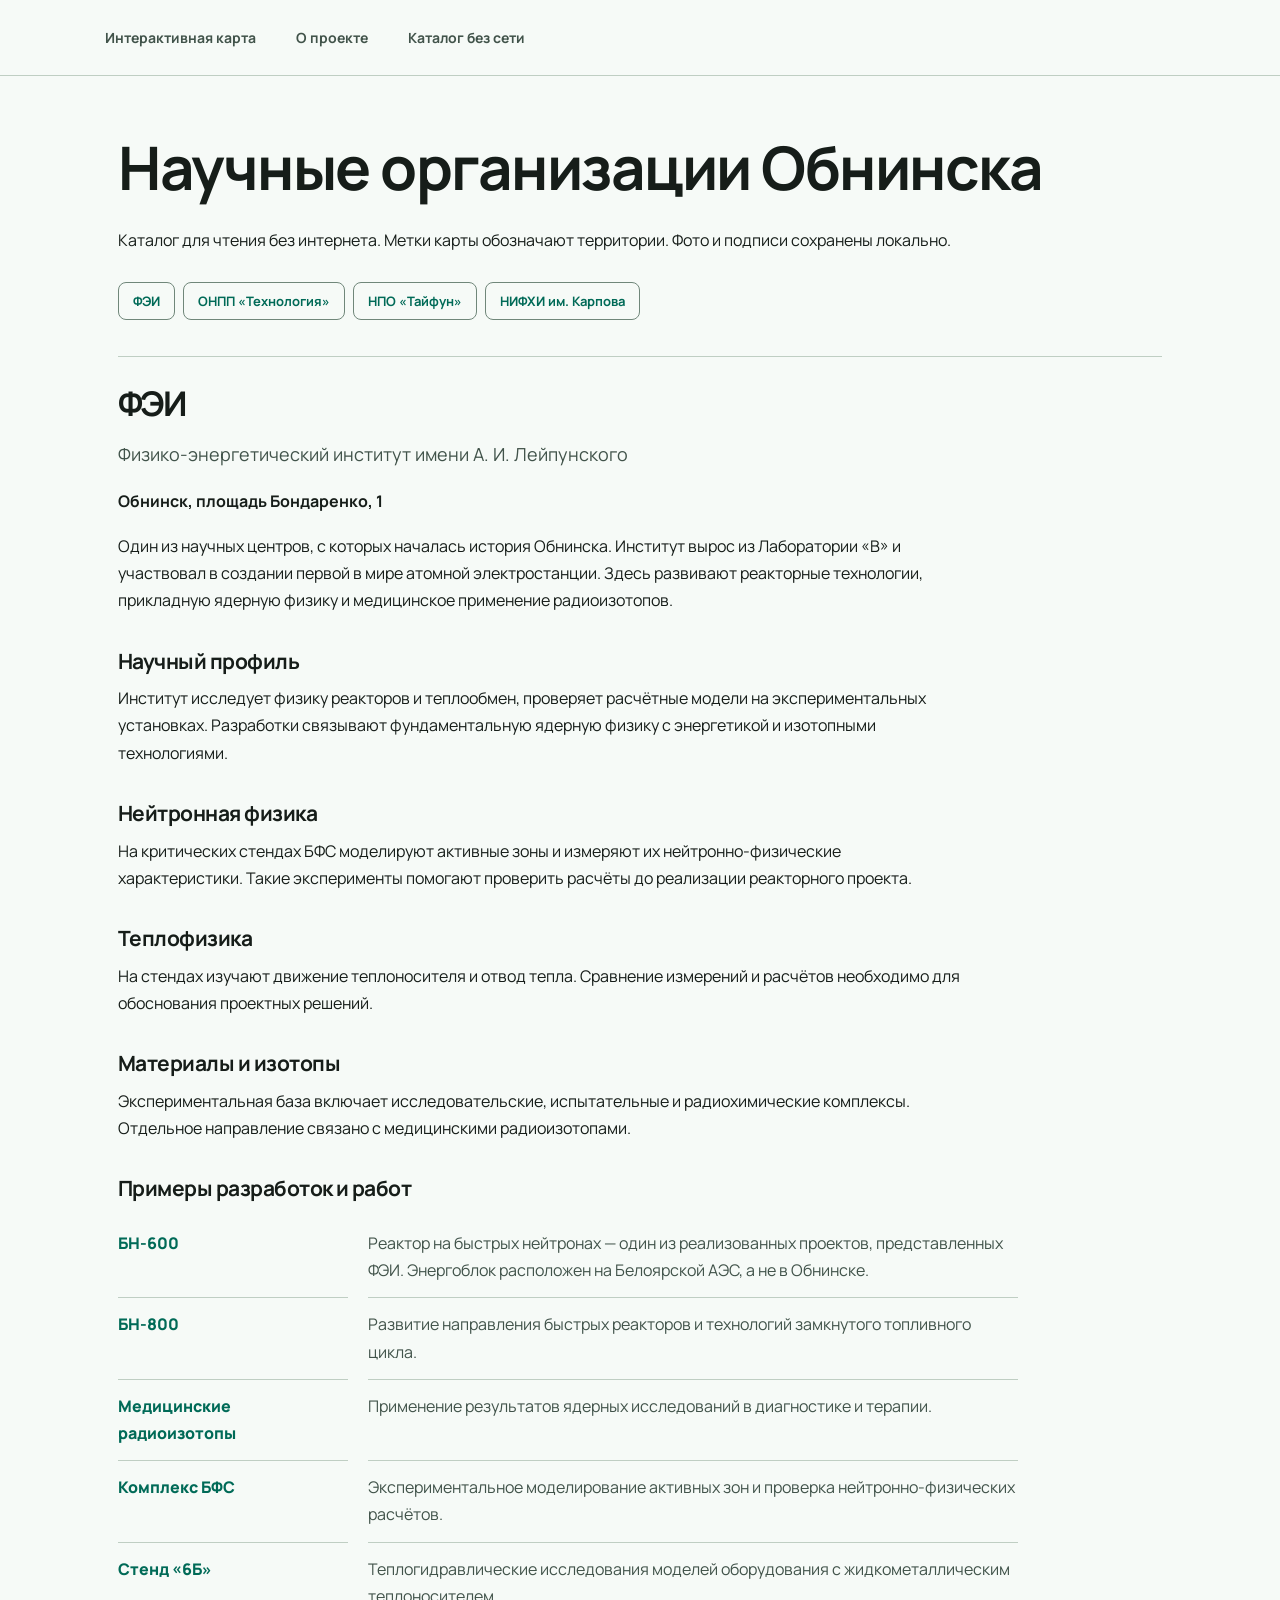
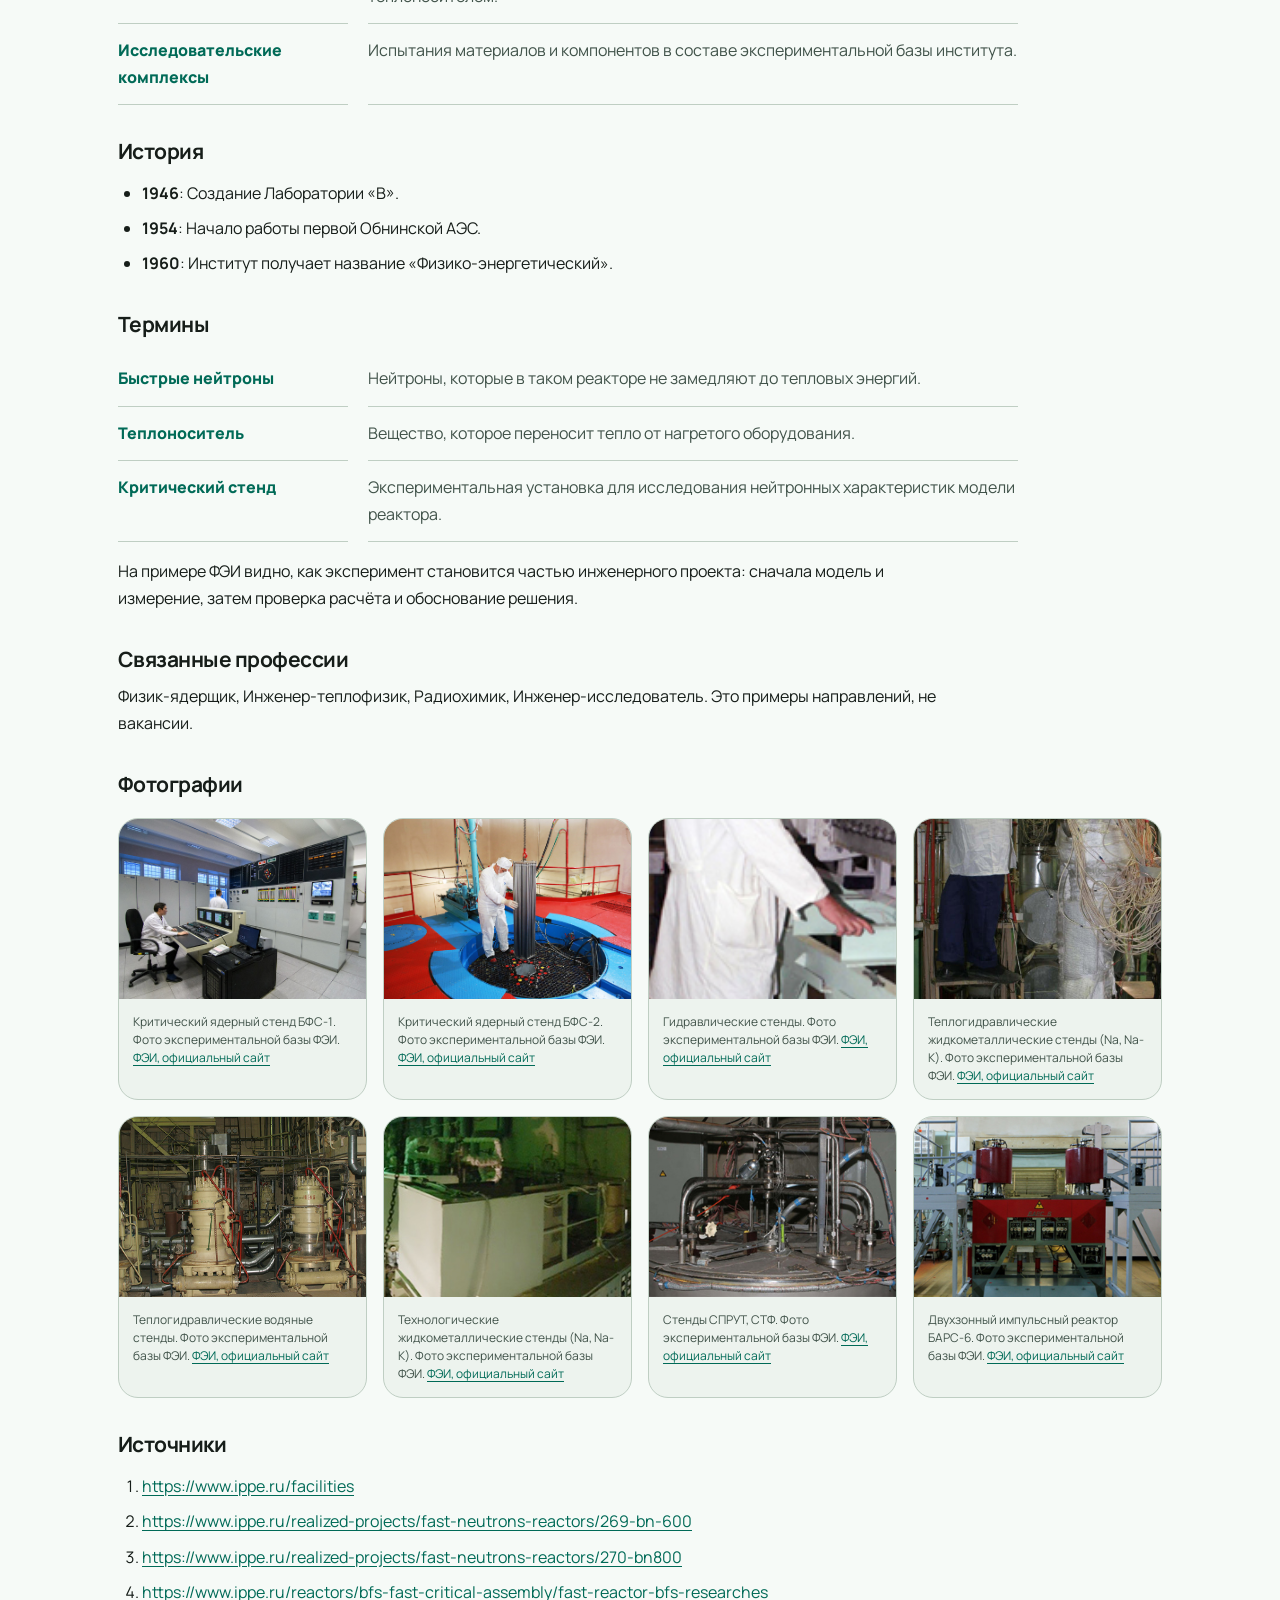
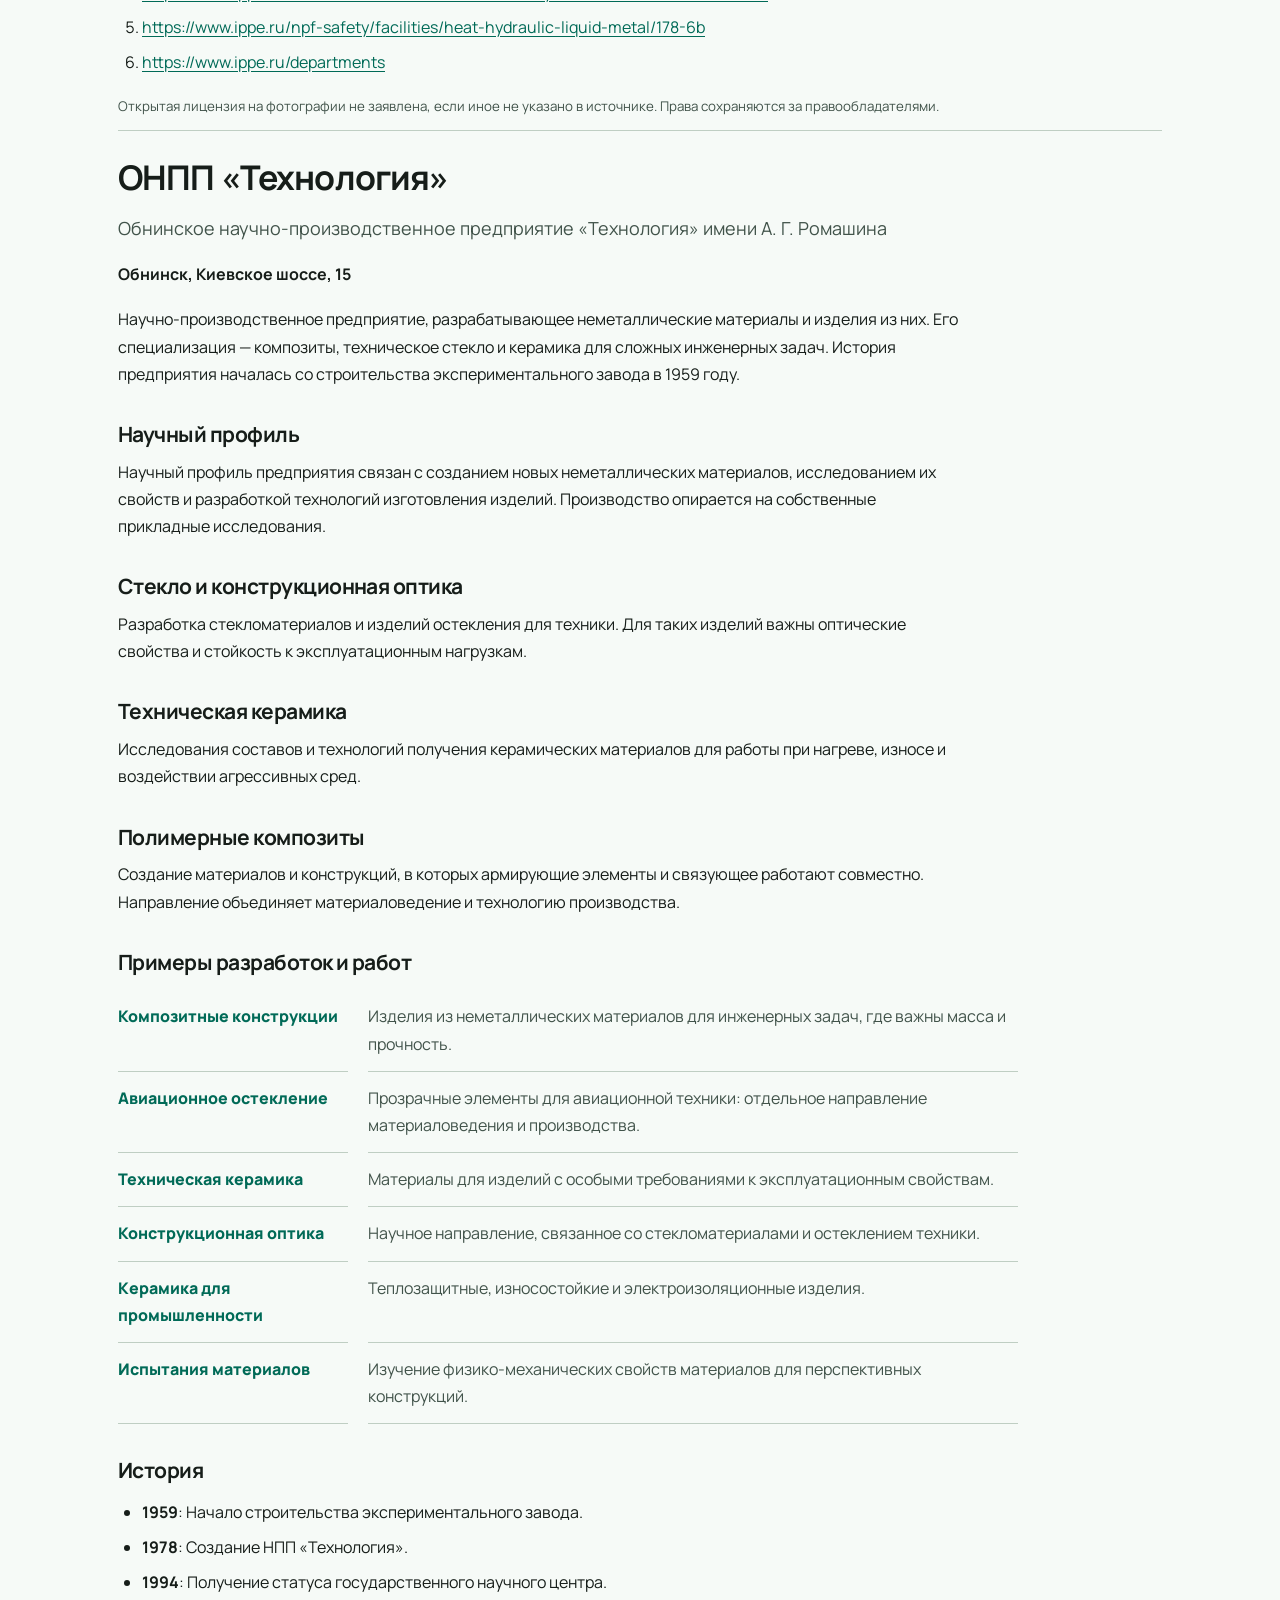
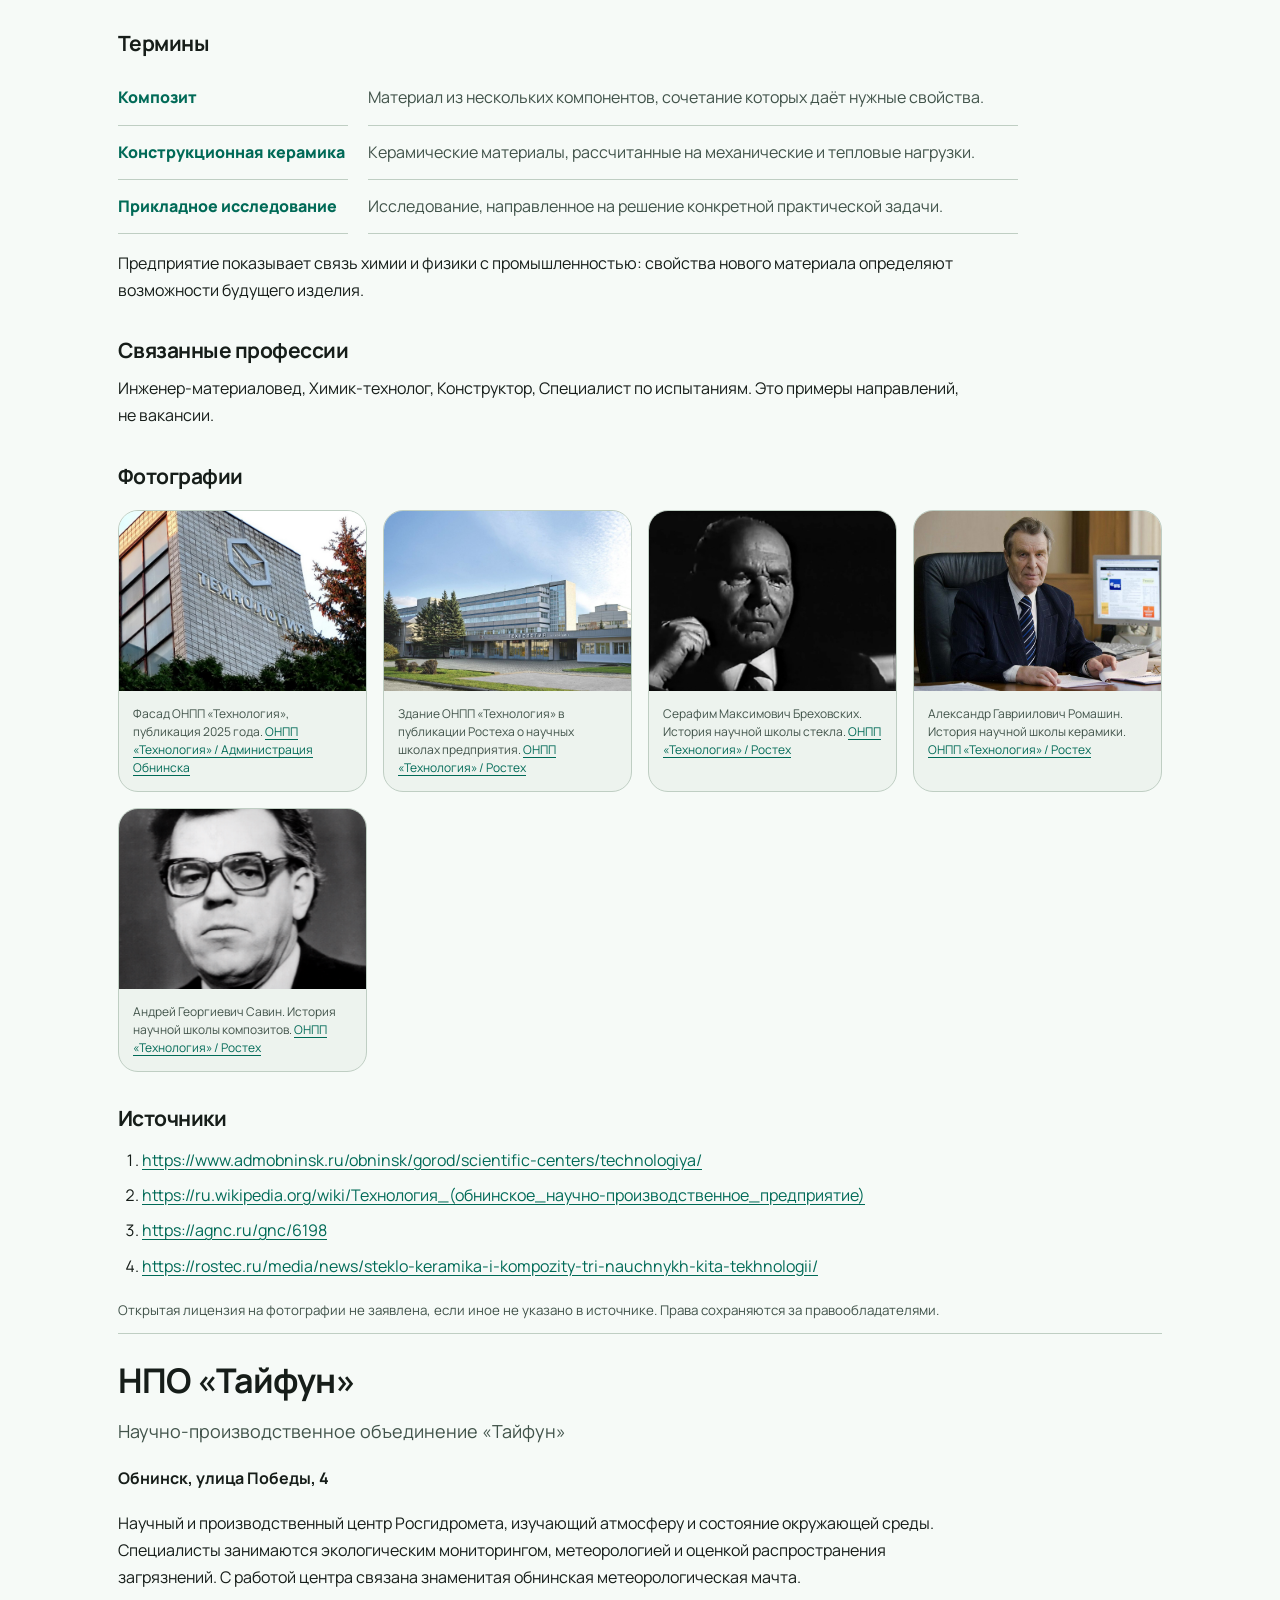
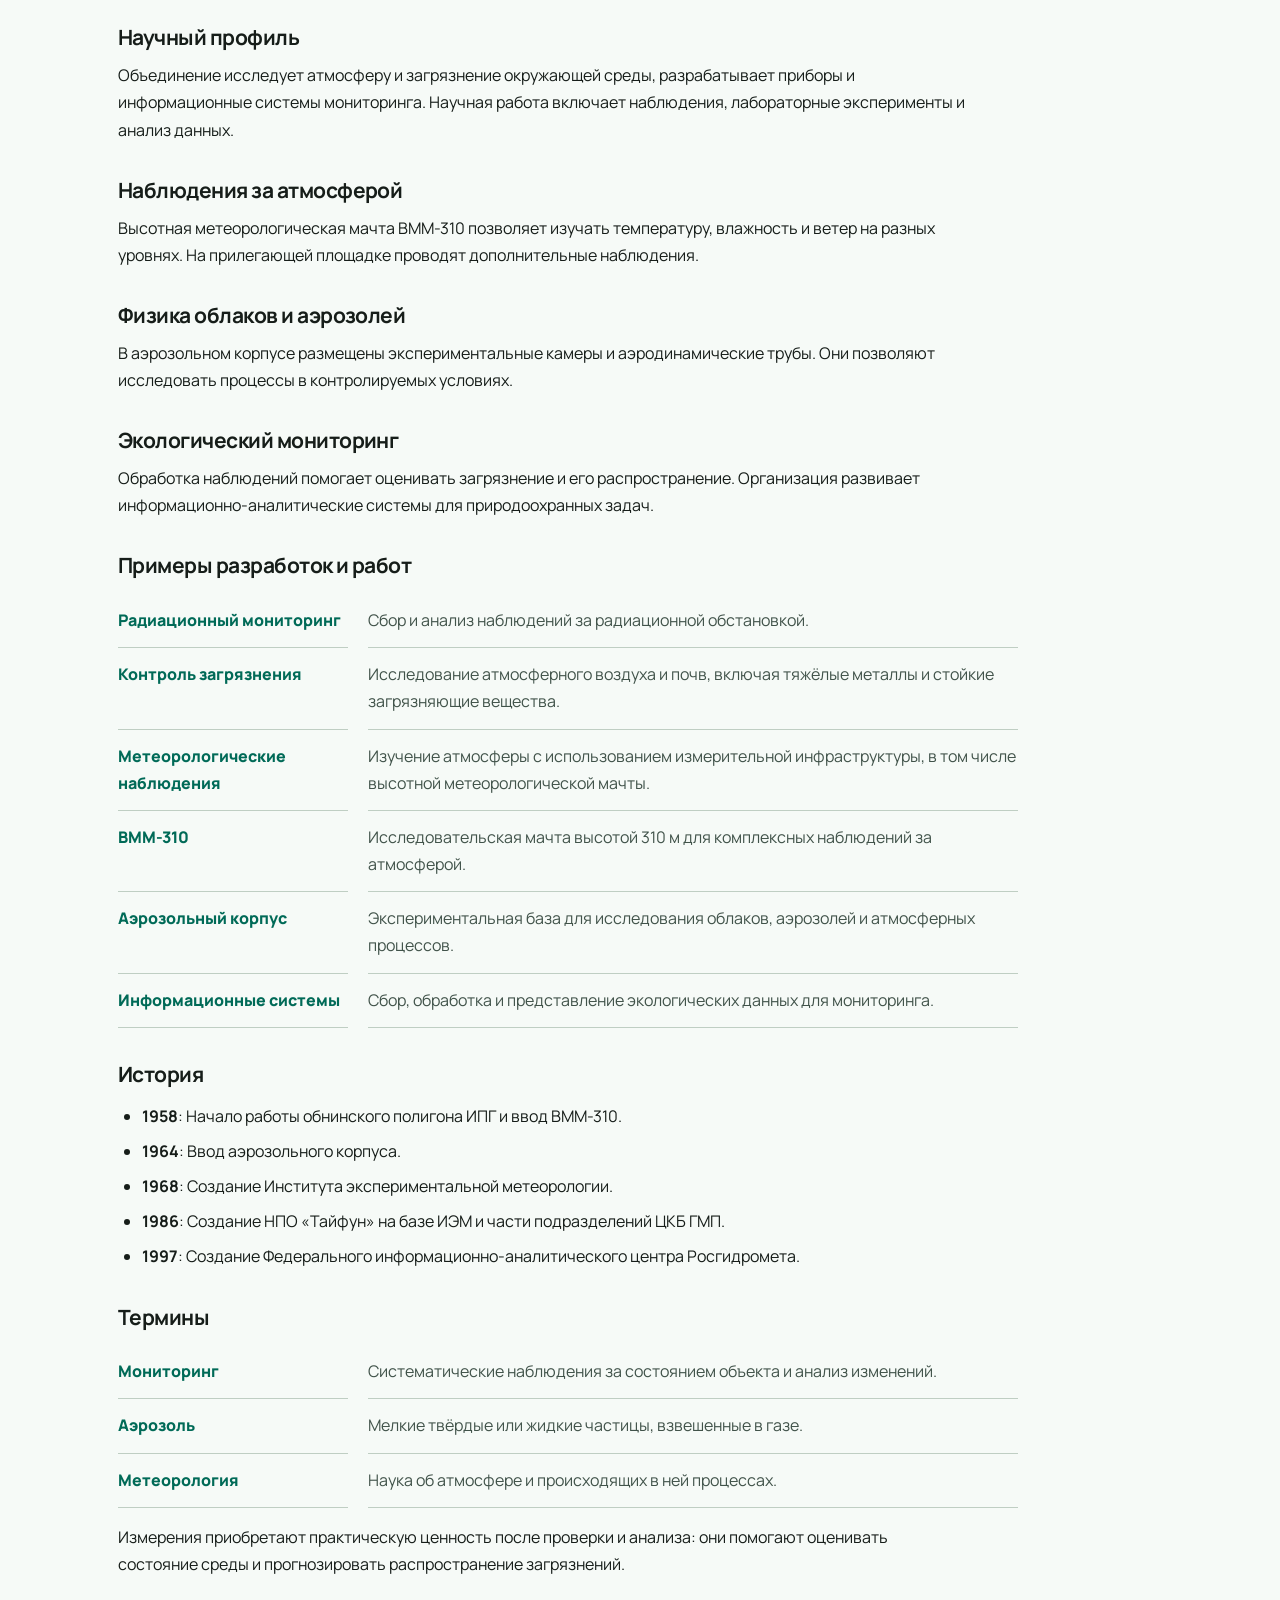
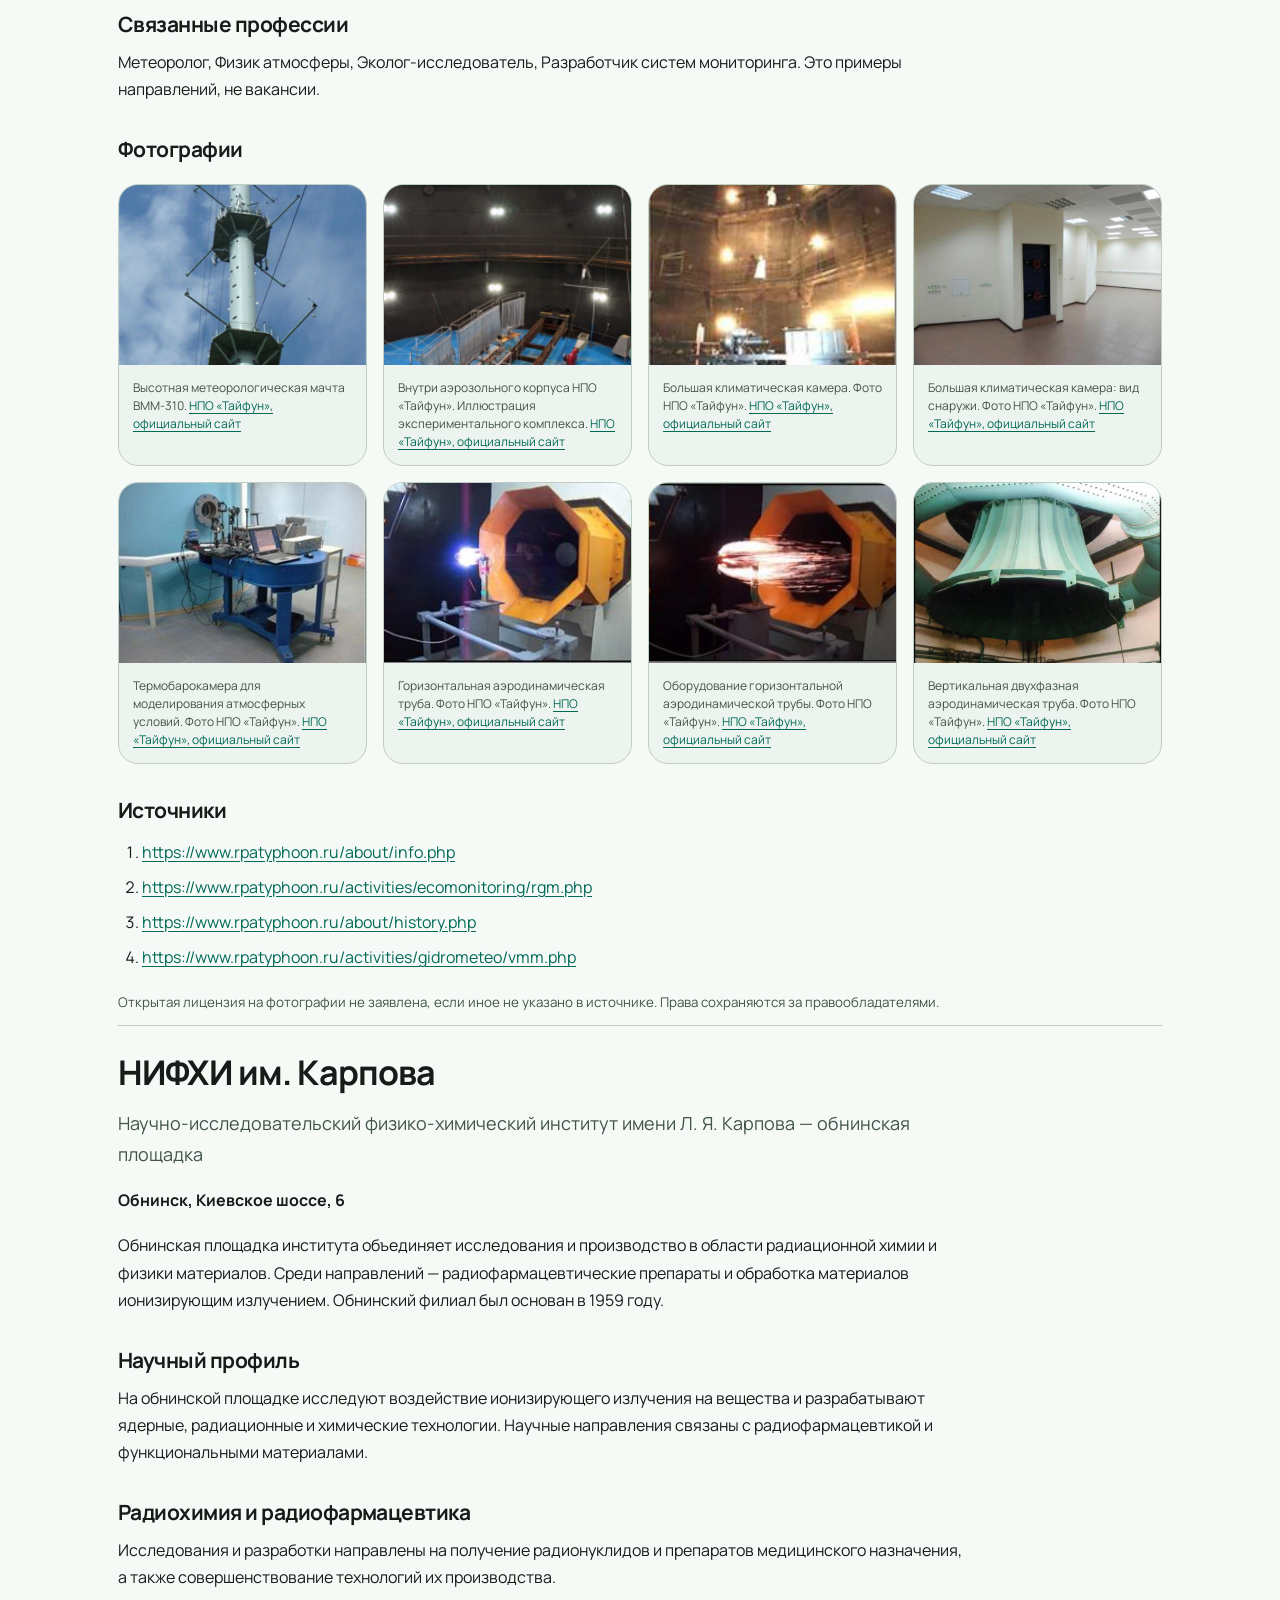
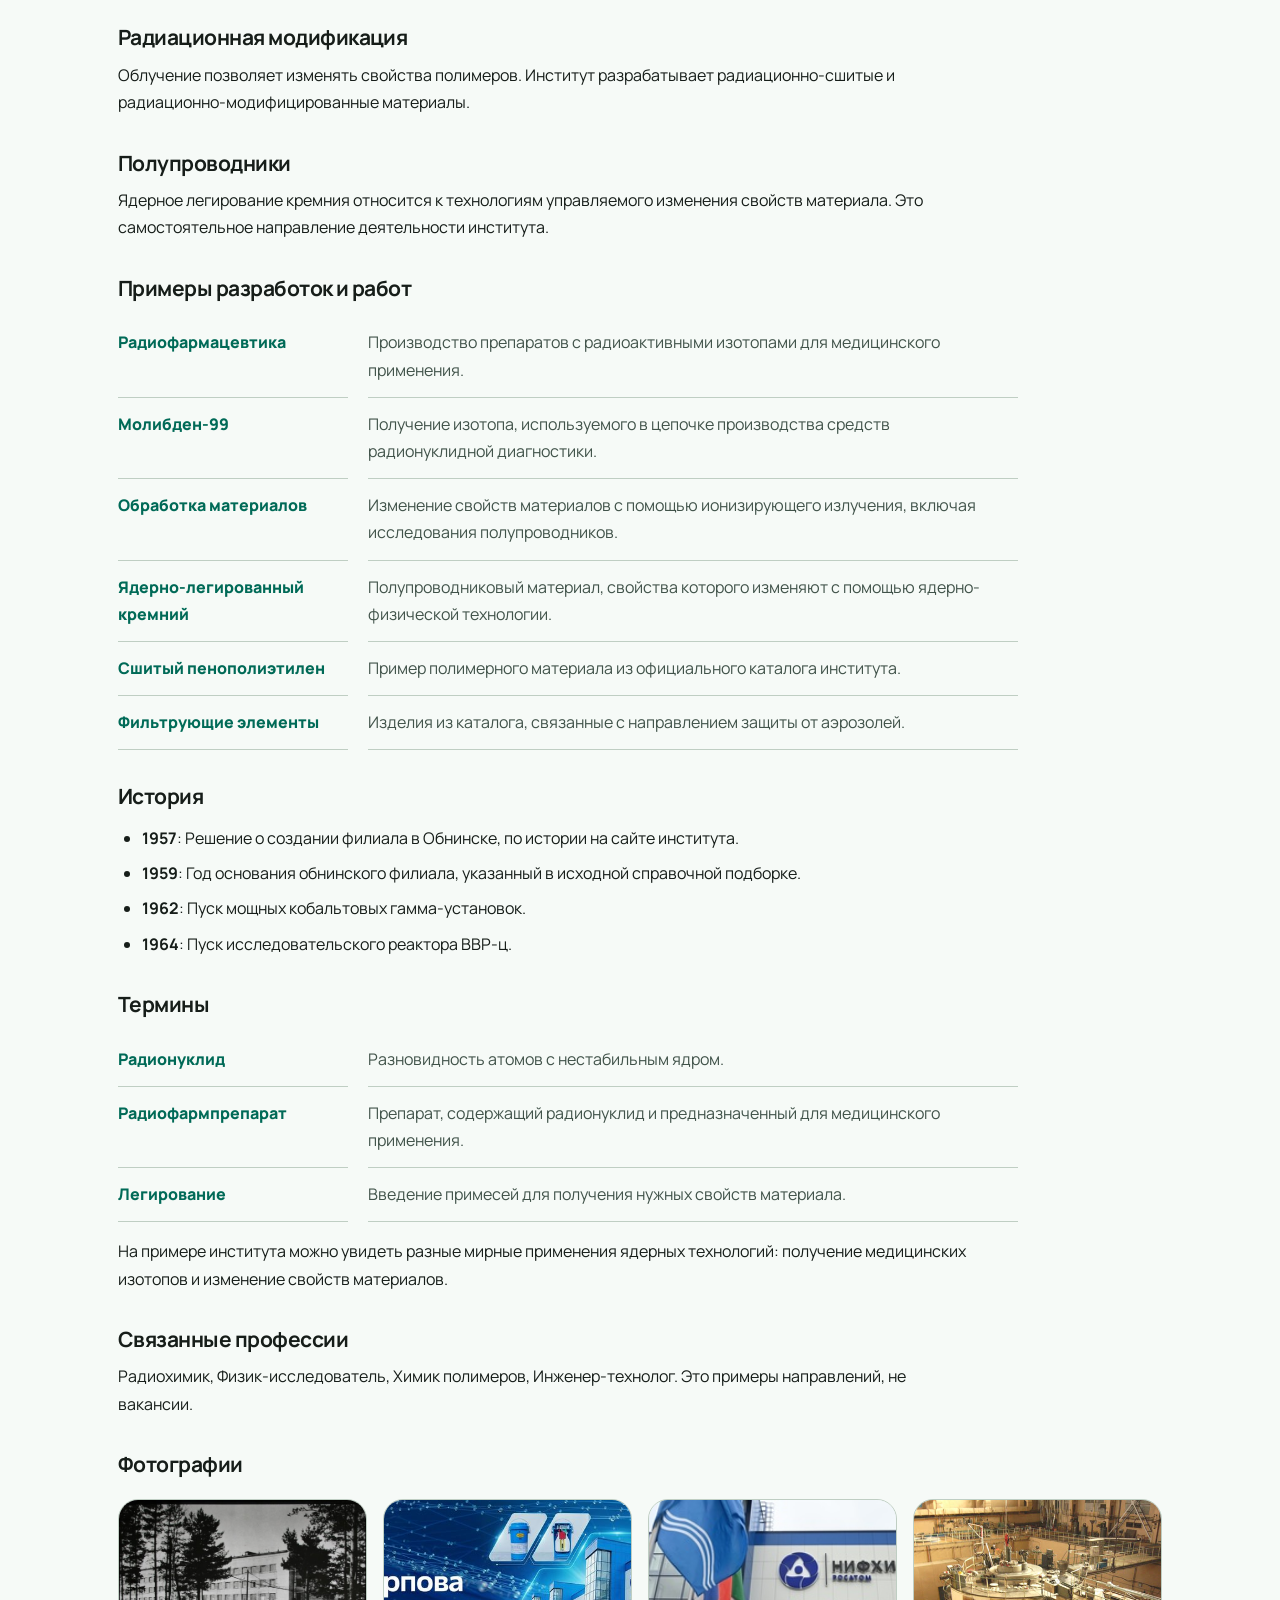
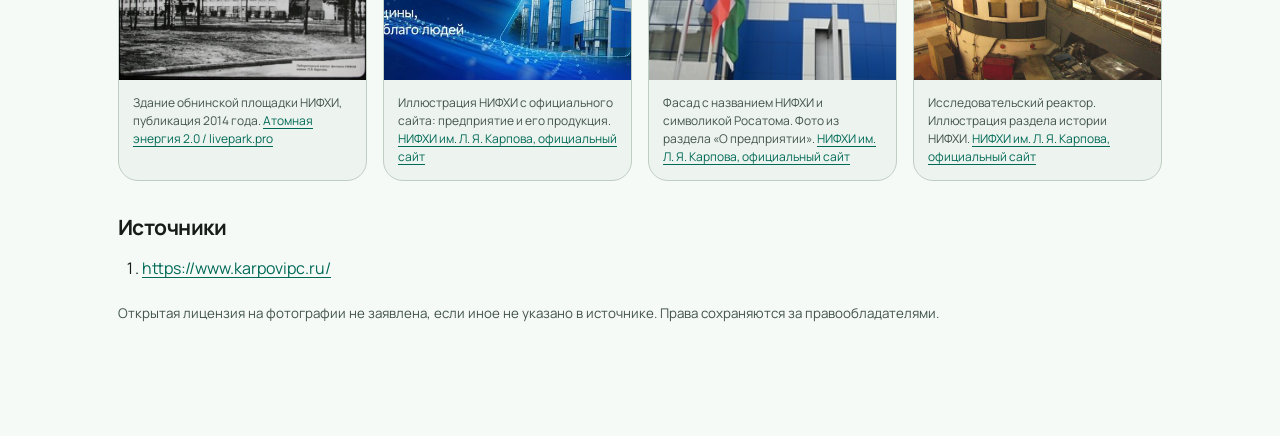
<file: catalog.html>
<!doctype html><html lang="ru"><meta charset="utf-8"><meta name="viewport" content="width=device-width, initial-scale=1"><title>Каталог научных организаций Обнинска</title><link rel="icon" href="data:image/svg+xml,%3Csvg xmlns='http://www.w3.org/2000/svg' viewBox='0 0 32 32'%3E%3Crect width='32' height='32' rx='9' fill='%23006a57'/%3E%3Ccircle cx='16' cy='16' r='7' fill='%23a4f2d5'/%3E%3C/svg%3E"><link rel="stylesheet" href="project.css"><header><a href="index.html">Интерактивная карта</a><a href="project.html">О проекте</a><a href="catalog.html">Каталог без сети</a></header><main><h1>Научные организации Обнинска</h1><p>Каталог для чтения без интернета. Метки карты обозначают территории. Фото и подписи сохранены локально.</p><nav><a href="#ippe">ФЭИ</a><a href="#technologiya">ОНПП «Технология»</a><a href="#typhoon">НПО «Тайфун»</a><a href="#karpov">НИФХИ им. Карпова</a></nav><section id="ippe"><h2>ФЭИ</h2><p>Физико-энергетический институт имени А. И. Лейпунского</p><p><b>Обнинск, площадь Бондаренко, 1</b></p><p>Один из научных центров, с которых началась история Обнинска. Институт вырос из Лаборатории «В» и участвовал в создании первой в мире атомной электростанции. Здесь развивают реакторные технологии, прикладную ядерную физику и медицинское применение радиоизотопов.</p><h3>Научный профиль</h3><p>Институт исследует физику реакторов и теплообмен, проверяет расчётные модели на экспериментальных установках. Разработки связывают фундаментальную ядерную физику с энергетикой и изотопными технологиями.</p><h3>Нейтронная физика</h3><p>На критических стендах БФС моделируют активные зоны и измеряют их нейтронно-физические характеристики. Такие эксперименты помогают проверить расчёты до реализации реакторного проекта.</p><h3>Теплофизика</h3><p>На стендах изучают движение теплоносителя и отвод тепла. Сравнение измерений и расчётов необходимо для обоснования проектных решений.</p><h3>Материалы и изотопы</h3><p>Экспериментальная база включает исследовательские, испытательные и радиохимические комплексы. Отдельное направление связано с медицинскими радиоизотопами.</p><h3>Примеры разработок и работ</h3><dl><dt>БН-600</dt><dd>Реактор на быстрых нейтронах — один из реализованных проектов, представленных ФЭИ. Энергоблок расположен на Белоярской АЭС, а не в Обнинске.</dd><dt>БН-800</dt><dd>Развитие направления быстрых реакторов и технологий замкнутого топливного цикла.</dd><dt>Медицинские радиоизотопы</dt><dd>Применение результатов ядерных исследований в диагностике и терапии.</dd><dt>Комплекс БФС</dt><dd>Экспериментальное моделирование активных зон и проверка нейтронно-физических расчётов.</dd><dt>Стенд «6Б»</dt><dd>Теплогидравлические исследования моделей оборудования с жидкометаллическим теплоносителем.</dd><dt>Исследовательские комплексы</dt><dd>Испытания материалов и компонентов в составе экспериментальной базы института.</dd></dl><h3>История</h3><ul><li><b>1946</b>: Создание Лаборатории «В».</li><li><b>1954</b>: Начало работы первой Обнинской АЭС.</li><li><b>1960</b>: Институт получает название «Физико-энергетический».</li></ul><h3>Термины</h3><dl><dt>Быстрые нейтроны</dt><dd>Нейтроны, которые в таком реакторе не замедляют до тепловых энергий.</dd><dt>Теплоноситель</dt><dd>Вещество, которое переносит тепло от нагретого оборудования.</dd><dt>Критический стенд</dt><dd>Экспериментальная установка для исследования нейтронных характеристик модели реактора.</dd></dl><p>На примере ФЭИ видно, как эксперимент становится частью инженерного проекта: сначала модель и измерение, затем проверка расчёта и обоснование решения.</p><h3>Связанные профессии</h3><p>Физик-ядерщик, Инженер-теплофизик, Радиохимик, Инженер-исследователь. Это примеры направлений, не вакансии.</p><h3>Фотографии</h3><div class="photos"><figure><a href="images/ippe-02.jpg"><img loading="lazy" src="images/ippe-02.jpg" alt="Критический ядерный стенд БФС-1. Фото экспериментальной базы ФЭИ."></a><figcaption>Критический ядерный стенд БФС-1. Фото экспериментальной базы ФЭИ. <a href="https://www.ippe.ru/facilities">ФЭИ, официальный сайт</a></figcaption></figure><figure><a href="images/ippe-03.jpg"><img loading="lazy" src="images/ippe-03.jpg" alt="Критический ядерный стенд БФС-2. Фото экспериментальной базы ФЭИ."></a><figcaption>Критический ядерный стенд БФС-2. Фото экспериментальной базы ФЭИ. <a href="https://www.ippe.ru/facilities">ФЭИ, официальный сайт</a></figcaption></figure><figure><a href="images/ippe-04.jpg"><img loading="lazy" src="images/ippe-04.jpg" alt="Гидравлические стенды. Фото экспериментальной базы ФЭИ."></a><figcaption>Гидравлические стенды. Фото экспериментальной базы ФЭИ. <a href="https://www.ippe.ru/facilities">ФЭИ, официальный сайт</a></figcaption></figure><figure><a href="images/ippe-05.jpg"><img loading="lazy" src="images/ippe-05.jpg" alt="Теплогидравлические жидкометаллические стенды (Na, Na-K). Фото экспериментальной базы ФЭИ."></a><figcaption>Теплогидравлические жидкометаллические стенды (Na, Na-K). Фото экспериментальной базы ФЭИ. <a href="https://www.ippe.ru/facilities">ФЭИ, официальный сайт</a></figcaption></figure><figure><a href="images/ippe-06.jpg"><img loading="lazy" src="images/ippe-06.jpg" alt="Теплогидравлические водяные стенды. Фото экспериментальной базы ФЭИ."></a><figcaption>Теплогидравлические водяные стенды. Фото экспериментальной базы ФЭИ. <a href="https://www.ippe.ru/facilities">ФЭИ, официальный сайт</a></figcaption></figure><figure><a href="images/ippe-07.jpg"><img loading="lazy" src="images/ippe-07.jpg" alt="Технологические жидкометаллические стенды (Na, Na-K). Фото экспериментальной базы ФЭИ."></a><figcaption>Технологические жидкометаллические стенды (Na, Na-K). Фото экспериментальной базы ФЭИ. <a href="https://www.ippe.ru/facilities">ФЭИ, официальный сайт</a></figcaption></figure><figure><a href="images/ippe-08.jpg"><img loading="lazy" src="images/ippe-08.jpg" alt="Стенды СПРУТ, СТФ. Фото экспериментальной базы ФЭИ."></a><figcaption>Стенды СПРУТ, СТФ. Фото экспериментальной базы ФЭИ. <a href="https://www.ippe.ru/facilities">ФЭИ, официальный сайт</a></figcaption></figure><figure><a href="images/ippe-09.jpg"><img loading="lazy" src="images/ippe-09.jpg" alt="Двухзонный импульсный реактор БАРС-6. Фото экспериментальной базы ФЭИ."></a><figcaption>Двухзонный импульсный реактор БАРС-6. Фото экспериментальной базы ФЭИ. <a href="https://www.ippe.ru/facilities">ФЭИ, официальный сайт</a></figcaption></figure></div><h3>Источники</h3><ol><li><a href="https://www.ippe.ru/facilities">https://www.ippe.ru/facilities</a></li><li><a href="https://www.ippe.ru/realized-projects/fast-neutrons-reactors/269-bn-600">https://www.ippe.ru/realized-projects/fast-neutrons-reactors/269-bn-600</a></li><li><a href="https://www.ippe.ru/realized-projects/fast-neutrons-reactors/270-bn800">https://www.ippe.ru/realized-projects/fast-neutrons-reactors/270-bn800</a></li><li><a href="https://www.ippe.ru/reactors/bfs-fast-critical-assembly/fast-reactor-bfs-researches">https://www.ippe.ru/reactors/bfs-fast-critical-assembly/fast-reactor-bfs-researches</a></li><li><a href="https://www.ippe.ru/npf-safety/facilities/heat-hydraulic-liquid-metal/178-6b">https://www.ippe.ru/npf-safety/facilities/heat-hydraulic-liquid-metal/178-6b</a></li><li><a href="https://www.ippe.ru/departments">https://www.ippe.ru/departments</a></li></ol><small>Открытая лицензия на фотографии не заявлена, если иное не указано в источнике. Права сохраняются за правообладателями.</small></section><section id="technologiya"><h2>ОНПП «Технология»</h2><p>Обнинское научно-производственное предприятие «Технология» имени А. Г. Ромашина</p><p><b>Обнинск, Киевское шоссе, 15</b></p><p>Научно-производственное предприятие, разрабатывающее неметаллические материалы и изделия из них. Его специализация — композиты, техническое стекло и керамика для сложных инженерных задач. История предприятия началась со строительства экспериментального завода в 1959 году.</p><h3>Научный профиль</h3><p>Научный профиль предприятия связан с созданием новых неметаллических материалов, исследованием их свойств и разработкой технологий изготовления изделий. Производство опирается на собственные прикладные исследования.</p><h3>Стекло и конструкционная оптика</h3><p>Разработка стекломатериалов и изделий остекления для техники. Для таких изделий важны оптические свойства и стойкость к эксплуатационным нагрузкам.</p><h3>Техническая керамика</h3><p>Исследования составов и технологий получения керамических материалов для работы при нагреве, износе и воздействии агрессивных сред.</p><h3>Полимерные композиты</h3><p>Создание материалов и конструкций, в которых армирующие элементы и связующее работают совместно. Направление объединяет материаловедение и технологию производства.</p><h3>Примеры разработок и работ</h3><dl><dt>Композитные конструкции</dt><dd>Изделия из неметаллических материалов для инженерных задач, где важны масса и прочность.</dd><dt>Авиационное остекление</dt><dd>Прозрачные элементы для авиационной техники: отдельное направление материаловедения и производства.</dd><dt>Техническая керамика</dt><dd>Материалы для изделий с особыми требованиями к эксплуатационным свойствам.</dd><dt>Конструкционная оптика</dt><dd>Научное направление, связанное со стекломатериалами и остеклением техники.</dd><dt>Керамика для промышленности</dt><dd>Теплозащитные, износостойкие и электроизоляционные изделия.</dd><dt>Испытания материалов</dt><dd>Изучение физико-механических свойств материалов для перспективных конструкций.</dd></dl><h3>История</h3><ul><li><b>1959</b>: Начало строительства экспериментального завода.</li><li><b>1978</b>: Создание НПП «Технология».</li><li><b>1994</b>: Получение статуса государственного научного центра.</li></ul><h3>Термины</h3><dl><dt>Композит</dt><dd>Материал из нескольких компонентов, сочетание которых даёт нужные свойства.</dd><dt>Конструкционная керамика</dt><dd>Керамические материалы, рассчитанные на механические и тепловые нагрузки.</dd><dt>Прикладное исследование</dt><dd>Исследование, направленное на решение конкретной практической задачи.</dd></dl><p>Предприятие показывает связь химии и физики с промышленностью: свойства нового материала определяют возможности будущего изделия.</p><h3>Связанные профессии</h3><p>Инженер-материаловед, Химик-технолог, Конструктор, Специалист по испытаниям. Это примеры направлений, не вакансии.</p><h3>Фотографии</h3><div class="photos"><figure><a href="images/technologiya.jpg"><img loading="lazy" src="images/technologiya.jpg" alt="Фасад ОНПП «Технология», публикация 2025 года."></a><figcaption>Фасад ОНПП «Технология», публикация 2025 года. <a href="https://admobninsk.ru/news/2025/10/24/news_34090.html">ОНПП «Технология» / Администрация Обнинска</a></figcaption></figure><figure><a href="images/technologiya-02.jpg"><img loading="lazy" src="images/technologiya-02.jpg" alt="Здание ОНПП «Технология» в публикации Ростеха о научных школах предприятия."></a><figcaption>Здание ОНПП «Технология» в публикации Ростеха о научных школах предприятия. <a href="https://rostec.ru/media/news/steklo-keramika-i-kompozity-tri-nauchnykh-kita-tekhnologii/">ОНПП «Технология» / Ростех</a></figcaption></figure><figure><a href="images/technologiya-03.jpg"><img loading="lazy" src="images/technologiya-03.jpg" alt="Серафим Максимович Бреховских. История научной школы стекла."></a><figcaption>Серафим Максимович Бреховских. История научной школы стекла. <a href="https://rostec.ru/media/news/steklo-keramika-i-kompozity-tri-nauchnykh-kita-tekhnologii/">ОНПП «Технология» / Ростех</a></figcaption></figure><figure><a href="images/technologiya-04.jpg"><img loading="lazy" src="images/technologiya-04.jpg" alt="Александр Гавриилович Ромашин. История научной школы керамики."></a><figcaption>Александр Гавриилович Ромашин. История научной школы керамики. <a href="https://rostec.ru/media/news/steklo-keramika-i-kompozity-tri-nauchnykh-kita-tekhnologii/">ОНПП «Технология» / Ростех</a></figcaption></figure><figure><a href="images/technologiya-05.jpg"><img loading="lazy" src="images/technologiya-05.jpg" alt="Андрей Георгиевич Савин. История научной школы композитов."></a><figcaption>Андрей Георгиевич Савин. История научной школы композитов. <a href="https://rostec.ru/media/news/steklo-keramika-i-kompozity-tri-nauchnykh-kita-tekhnologii/">ОНПП «Технология» / Ростех</a></figcaption></figure></div><h3>Источники</h3><ol><li><a href="https://www.admobninsk.ru/obninsk/gorod/scientific-centers/technologiya/">https://www.admobninsk.ru/obninsk/gorod/scientific-centers/technologiya/</a></li><li><a href="https://ru.wikipedia.org/wiki/Технология_(обнинское_научно-производственное_предприятие)">https://ru.wikipedia.org/wiki/Технология_(обнинское_научно-производственное_предприятие)</a></li><li><a href="https://agnc.ru/gnc/6198">https://agnc.ru/gnc/6198</a></li><li><a href="https://rostec.ru/media/news/steklo-keramika-i-kompozity-tri-nauchnykh-kita-tekhnologii/">https://rostec.ru/media/news/steklo-keramika-i-kompozity-tri-nauchnykh-kita-tekhnologii/</a></li></ol><small>Открытая лицензия на фотографии не заявлена, если иное не указано в источнике. Права сохраняются за правообладателями.</small></section><section id="typhoon"><h2>НПО «Тайфун»</h2><p>Научно-производственное объединение «Тайфун»</p><p><b>Обнинск, улица Победы, 4</b></p><p>Научный и производственный центр Росгидромета, изучающий атмосферу и состояние окружающей среды. Специалисты занимаются экологическим мониторингом, метеорологией и оценкой распространения загрязнений. С работой центра связана знаменитая обнинская метеорологическая мачта.</p><h3>Научный профиль</h3><p>Объединение исследует атмосферу и загрязнение окружающей среды, разрабатывает приборы и информационные системы мониторинга. Научная работа включает наблюдения, лабораторные эксперименты и анализ данных.</p><h3>Наблюдения за атмосферой</h3><p>Высотная метеорологическая мачта ВММ-310 позволяет изучать температуру, влажность и ветер на разных уровнях. На прилегающей площадке проводят дополнительные наблюдения.</p><h3>Физика облаков и аэрозолей</h3><p>В аэрозольном корпусе размещены экспериментальные камеры и аэродинамические трубы. Они позволяют исследовать процессы в контролируемых условиях.</p><h3>Экологический мониторинг</h3><p>Обработка наблюдений помогает оценивать загрязнение и его распространение. Организация развивает информационно-аналитические системы для природоохранных задач.</p><h3>Примеры разработок и работ</h3><dl><dt>Радиационный мониторинг</dt><dd>Сбор и анализ наблюдений за радиационной обстановкой.</dd><dt>Контроль загрязнения</dt><dd>Исследование атмосферного воздуха и почв, включая тяжёлые металлы и стойкие загрязняющие вещества.</dd><dt>Метеорологические наблюдения</dt><dd>Изучение атмосферы с использованием измерительной инфраструктуры, в том числе высотной метеорологической мачты.</dd><dt>ВММ-310</dt><dd>Исследовательская мачта высотой 310 м для комплексных наблюдений за атмосферой.</dd><dt>Аэрозольный корпус</dt><dd>Экспериментальная база для исследования облаков, аэрозолей и атмосферных процессов.</dd><dt>Информационные системы</dt><dd>Сбор, обработка и представление экологических данных для мониторинга.</dd></dl><h3>История</h3><ul><li><b>1958</b>: Начало работы обнинского полигона ИПГ и ввод ВММ-310.</li><li><b>1964</b>: Ввод аэрозольного корпуса.</li><li><b>1968</b>: Создание Института экспериментальной метеорологии.</li><li><b>1986</b>: Создание НПО «Тайфун» на базе ИЭМ и части подразделений ЦКБ ГМП.</li><li><b>1997</b>: Создание Федерального информационно-аналитического центра Росгидромета.</li></ul><h3>Термины</h3><dl><dt>Мониторинг</dt><dd>Систематические наблюдения за состоянием объекта и анализ изменений.</dd><dt>Аэрозоль</dt><dd>Мелкие твёрдые или жидкие частицы, взвешенные в газе.</dd><dt>Метеорология</dt><dd>Наука об атмосфере и происходящих в ней процессах.</dd></dl><p>Измерения приобретают практическую ценность после проверки и анализа: они помогают оценивать состояние среды и прогнозировать распространение загрязнений.</p><h3>Связанные профессии</h3><p>Метеоролог, Физик атмосферы, Эколог-исследователь, Разработчик систем мониторинга. Это примеры направлений, не вакансии.</p><h3>Фотографии</h3><div class="photos"><figure><a href="images/typhoon-02.jpg"><img loading="lazy" src="images/typhoon-02.jpg" alt="Высотная метеорологическая мачта ВММ-310."></a><figcaption>Высотная метеорологическая мачта ВММ-310. <a href="https://www.rpatyphoon.ru/">НПО «Тайфун», официальный сайт</a></figcaption></figure><figure><a href="images/typhoon-03.jpg"><img loading="lazy" src="images/typhoon-03.jpg" alt="Внутри аэрозольного корпуса НПО «Тайфун». Иллюстрация экспериментального комплекса."></a><figcaption>Внутри аэрозольного корпуса НПО «Тайфун». Иллюстрация экспериментального комплекса. <a href="https://www.rpatyphoon.ru/">НПО «Тайфун», официальный сайт</a></figcaption></figure><figure><a href="images/typhoon-04.jpg"><img loading="lazy" src="images/typhoon-04.jpg" alt="Большая климатическая камера. Фото НПО «Тайфун»."></a><figcaption>Большая климатическая камера. Фото НПО «Тайфун». <a href="https://www.rpatyphoon.ru/activities/gidrometeo/uu.php">НПО «Тайфун», официальный сайт</a></figcaption></figure><figure><a href="images/typhoon-05.jpg"><img loading="lazy" src="images/typhoon-05.jpg" alt="Большая климатическая камера: вид снаружи. Фото НПО «Тайфун»."></a><figcaption>Большая климатическая камера: вид снаружи. Фото НПО «Тайфун». <a href="https://www.rpatyphoon.ru/activities/gidrometeo/uu.php">НПО «Тайфун», официальный сайт</a></figcaption></figure><figure><a href="images/typhoon-06.jpg"><img loading="lazy" src="images/typhoon-06.jpg" alt="Термобарокамера для моделирования атмосферных условий. Фото НПО «Тайфун»."></a><figcaption>Термобарокамера для моделирования атмосферных условий. Фото НПО «Тайфун». <a href="https://www.rpatyphoon.ru/activities/gidrometeo/uu.php">НПО «Тайфун», официальный сайт</a></figcaption></figure><figure><a href="images/typhoon-07.jpg"><img loading="lazy" src="images/typhoon-07.jpg" alt="Горизонтальная аэродинамическая труба. Фото НПО «Тайфун»."></a><figcaption>Горизонтальная аэродинамическая труба. Фото НПО «Тайфун». <a href="https://www.rpatyphoon.ru/activities/gidrometeo/uu.php">НПО «Тайфун», официальный сайт</a></figcaption></figure><figure><a href="images/typhoon-08.jpg"><img loading="lazy" src="images/typhoon-08.jpg" alt="Оборудование горизонтальной аэродинамической трубы. Фото НПО «Тайфун»."></a><figcaption>Оборудование горизонтальной аэродинамической трубы. Фото НПО «Тайфун». <a href="https://www.rpatyphoon.ru/activities/gidrometeo/uu.php">НПО «Тайфун», официальный сайт</a></figcaption></figure><figure><a href="images/typhoon-09.jpg"><img loading="lazy" src="images/typhoon-09.jpg" alt="Вертикальная двухфазная аэродинамическая труба. Фото НПО «Тайфун»."></a><figcaption>Вертикальная двухфазная аэродинамическая труба. Фото НПО «Тайфун». <a href="https://www.rpatyphoon.ru/activities/gidrometeo/uu.php">НПО «Тайфун», официальный сайт</a></figcaption></figure></div><h3>Источники</h3><ol><li><a href="https://www.rpatyphoon.ru/about/info.php">https://www.rpatyphoon.ru/about/info.php</a></li><li><a href="https://www.rpatyphoon.ru/activities/ecomonitoring/rgm.php">https://www.rpatyphoon.ru/activities/ecomonitoring/rgm.php</a></li><li><a href="https://www.rpatyphoon.ru/about/history.php">https://www.rpatyphoon.ru/about/history.php</a></li><li><a href="https://www.rpatyphoon.ru/activities/gidrometeo/vmm.php">https://www.rpatyphoon.ru/activities/gidrometeo/vmm.php</a></li></ol><small>Открытая лицензия на фотографии не заявлена, если иное не указано в источнике. Права сохраняются за правообладателями.</small></section><section id="karpov"><h2>НИФХИ им. Карпова</h2><p>Научно-исследовательский физико-химический институт имени Л. Я. Карпова — обнинская площадка</p><p><b>Обнинск, Киевское шоссе, 6</b></p><p>Обнинская площадка института объединяет исследования и производство в области радиационной химии и физики материалов. Среди направлений — радиофармацевтические препараты и обработка материалов ионизирующим излучением. Обнинский филиал был основан в 1959 году.</p><h3>Научный профиль</h3><p>На обнинской площадке исследуют воздействие ионизирующего излучения на вещества и разрабатывают ядерные, радиационные и химические технологии. Научные направления связаны с радиофармацевтикой и функциональными материалами.</p><h3>Радиохимия и радиофармацевтика</h3><p>Исследования и разработки направлены на получение радионуклидов и препаратов медицинского назначения, а также совершенствование технологий их производства.</p><h3>Радиационная модификация</h3><p>Облучение позволяет изменять свойства полимеров. Институт разрабатывает радиационно-сшитые и радиационно-модифицированные материалы.</p><h3>Полупроводники</h3><p>Ядерное легирование кремния относится к технологиям управляемого изменения свойств материала. Это самостоятельное направление деятельности института.</p><h3>Примеры разработок и работ</h3><dl><dt>Радиофармацевтика</dt><dd>Производство препаратов с радиоактивными изотопами для медицинского применения.</dd><dt>Молибден-99</dt><dd>Получение изотопа, используемого в цепочке производства средств радионуклидной диагностики.</dd><dt>Обработка материалов</dt><dd>Изменение свойств материалов с помощью ионизирующего излучения, включая исследования полупроводников.</dd><dt>Ядерно-легированный кремний</dt><dd>Полупроводниковый материал, свойства которого изменяют с помощью ядерно-физической технологии.</dd><dt>Сшитый пенополиэтилен</dt><dd>Пример полимерного материала из официального каталога института.</dd><dt>Фильтрующие элементы</dt><dd>Изделия из каталога, связанные с направлением защиты от аэрозолей.</dd></dl><h3>История</h3><ul><li><b>1957</b>: Решение о создании филиала в Обнинске, по истории на сайте института.</li><li><b>1959</b>: Год основания обнинского филиала, указанный в исходной справочной подборке.</li><li><b>1962</b>: Пуск мощных кобальтовых гамма-установок.</li><li><b>1964</b>: Пуск исследовательского реактора ВВР-ц.</li></ul><h3>Термины</h3><dl><dt>Радионуклид</dt><dd>Разновидность атомов с нестабильным ядром.</dd><dt>Радиофармпрепарат</dt><dd>Препарат, содержащий радионуклид и предназначенный для медицинского применения.</dd><dt>Легирование</dt><dd>Введение примесей для получения нужных свойств материала.</dd></dl><p>На примере института можно увидеть разные мирные применения ядерных технологий: получение медицинских изотопов и изменение свойств материалов.</p><h3>Связанные профессии</h3><p>Радиохимик, Физик-исследователь, Химик полимеров, Инженер-технолог. Это примеры направлений, не вакансии.</p><h3>Фотографии</h3><div class="photos"><figure><a href="images/karpov.jpg"><img loading="lazy" src="images/karpov.jpg" alt="Здание обнинской площадки НИФХИ, публикация 2014 года."></a><figcaption>Здание обнинской площадки НИФХИ, публикация 2014 года. <a href="https://www.atomic-energy.ru/news/2014/11/14/52921">Атомная энергия 2.0 / livepark.pro</a></figcaption></figure><figure><a href="images/karpov-02.jpg"><img loading="lazy" src="images/karpov-02.jpg" alt="Иллюстрация НИФХИ с официального сайта: предприятие и его продукция."></a><figcaption>Иллюстрация НИФХИ с официального сайта: предприятие и его продукция. <a href="https://www.karpovipc.ru/">НИФХИ им. Л. Я. Карпова, официальный сайт</a></figcaption></figure><figure><a href="images/karpov-03.jpg"><img loading="lazy" src="images/karpov-03.jpg" alt="Фасад с названием НИФХИ и символикой Росатома. Фото из раздела «О предприятии»."></a><figcaption>Фасад с названием НИФХИ и символикой Росатома. Фото из раздела «О предприятии». <a href="https://www.karpovipc.ru/">НИФХИ им. Л. Я. Карпова, официальный сайт</a></figcaption></figure><figure><a href="images/karpov-04.jpg"><img loading="lazy" src="images/karpov-04.jpg" alt="Исследовательский реактор. Иллюстрация раздела истории НИФХИ."></a><figcaption>Исследовательский реактор. Иллюстрация раздела истории НИФХИ. <a href="https://www.karpovipc.ru/">НИФХИ им. Л. Я. Карпова, официальный сайт</a></figcaption></figure></div><h3>Источники</h3><ol><li><a href="https://www.karpovipc.ru/">https://www.karpovipc.ru/</a></li></ol><small>Открытая лицензия на фотографии не заявлена, если иное не указано в источнике. Права сохраняются за правообладателями.</small></section></main></html>
</file>
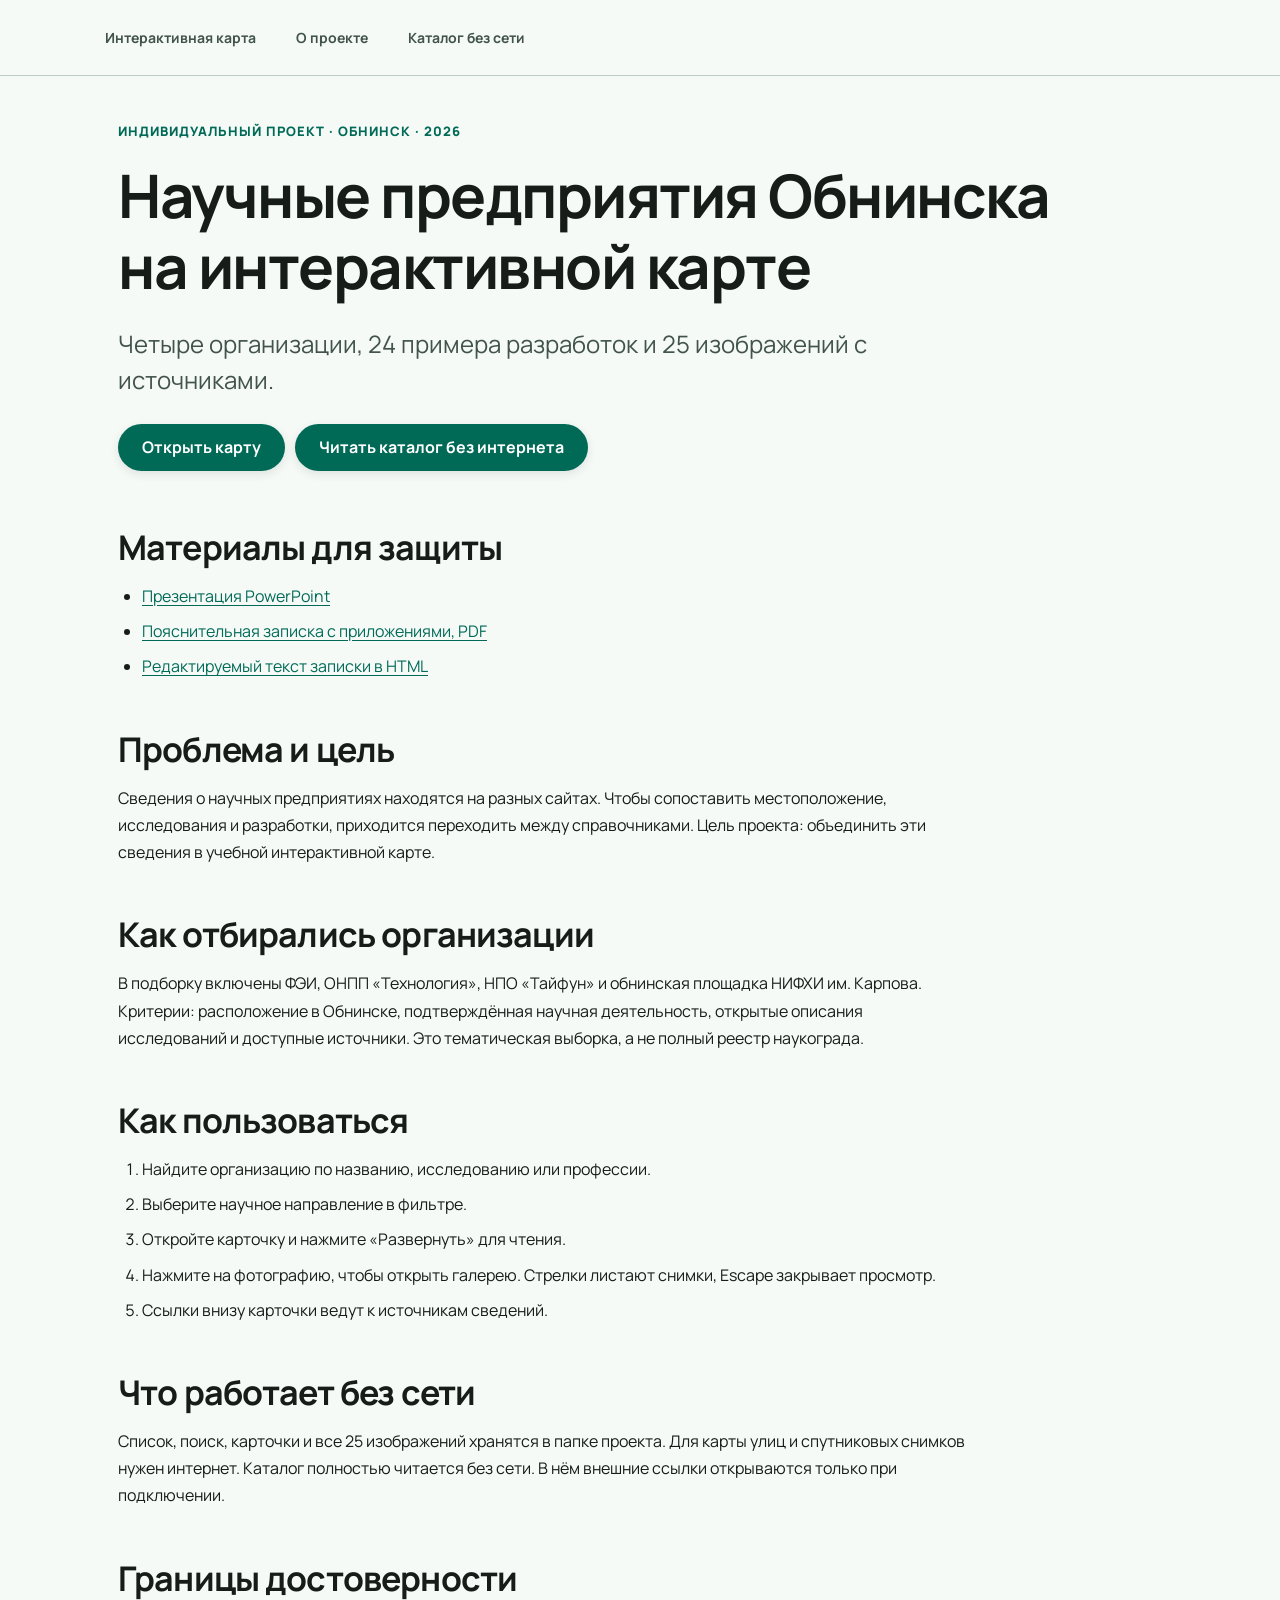
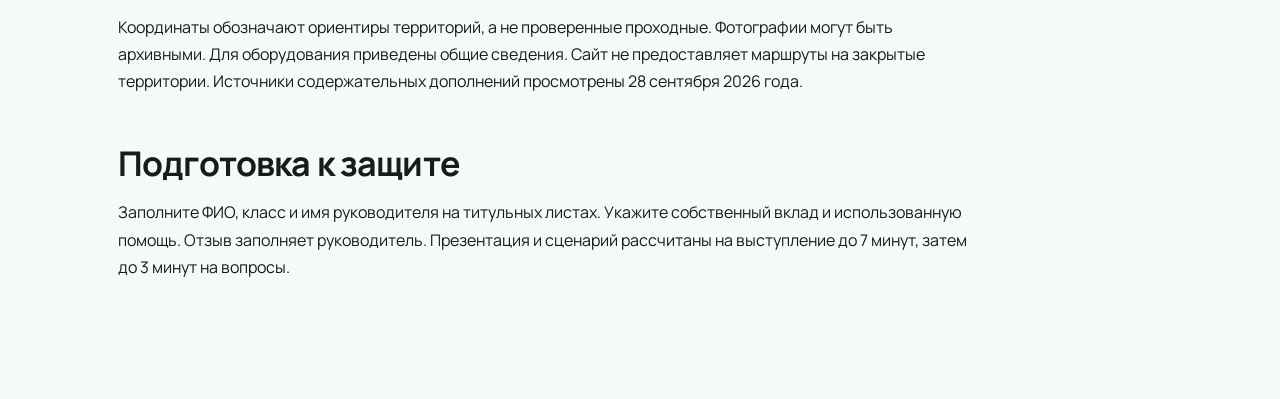
<file: project.html>
<!doctype html><html lang="ru"><meta charset="utf-8"><meta name="viewport" content="width=device-width, initial-scale=1"><title>Научный Обнинск — индивидуальный проект</title><link rel="icon" href="data:image/svg+xml,%3Csvg xmlns='http://www.w3.org/2000/svg' viewBox='0 0 32 32'%3E%3Crect width='32' height='32' rx='9' fill='%23006a57'/%3E%3Ccircle cx='16' cy='16' r='7' fill='%23a4f2d5'/%3E%3C/svg%3E"><link rel="stylesheet" href="project.css"><header><a href="index.html">Интерактивная карта</a><a href="project.html">О проекте</a><a href="catalog.html">Каталог без сети</a></header><main><p>Индивидуальный проект · Обнинск · 2026</p><h1>Научные предприятия Обнинска на интерактивной карте</h1><p class="lead">Четыре организации, 24 примера разработок и 25 изображений с источниками.</p><a class="action" href="index.html">Открыть карту</a><a class="action" href="catalog.html">Читать каталог без интернета</a><h2>Материалы для защиты</h2><ul><li><a href="output/Карта_Обнинска_обновлённая.pptx">Презентация PowerPoint</a></li><li><a href="output/Пояснительная_записка.pdf">Пояснительная записка с приложениями, PDF</a></li><li><a href="output/Пояснительная_записка.html">Редактируемый текст записки в HTML</a></li></ul><h2>Проблема и цель</h2><p>Сведения о научных предприятиях находятся на разных сайтах. Чтобы сопоставить местоположение, исследования и разработки, приходится переходить между справочниками. Цель проекта: объединить эти сведения в учебной интерактивной карте.</p><h2>Как отбирались организации</h2><p>В подборку включены ФЭИ, ОНПП «Технология», НПО «Тайфун» и обнинская площадка НИФХИ им. Карпова. Критерии: расположение в Обнинске, подтверждённая научная деятельность, открытые описания исследований и доступные источники. Это тематическая выборка, а не полный реестр наукограда.</p><h2>Как пользоваться</h2><ol><li>Найдите организацию по названию, исследованию или профессии.</li><li>Выберите научное направление в фильтре.</li><li>Откройте карточку и нажмите «Развернуть» для чтения.</li><li>Нажмите на фотографию, чтобы открыть галерею. Стрелки листают снимки, Escape закрывает просмотр.</li><li>Ссылки внизу карточки ведут к источникам сведений.</li></ol><h2>Что работает без сети</h2><p>Список, поиск, карточки и все 25 изображений хранятся в папке проекта. Для карты улиц и спутниковых снимков нужен интернет. Каталог полностью читается без сети. В нём внешние ссылки открываются только при подключении.</p><h2>Границы достоверности</h2><p>Координаты обозначают ориентиры территорий, а не проверенные проходные. Фотографии могут быть архивными. Для оборудования приведены общие сведения. Сайт не предоставляет маршруты на закрытые территории. Источники содержательных дополнений просмотрены 28 сентября 2026 года.</p><h2>Подготовка к защите</h2><p>Заполните ФИО, класс и имя руководителя на титульных листах. Укажите собственный вклад и использованную помощь. Отзыв заполняет руководитель. Презентация и сценарий рассчитаны на выступление до 7 минут, затем до 3 минут на вопросы.</p></main></html>
</file>
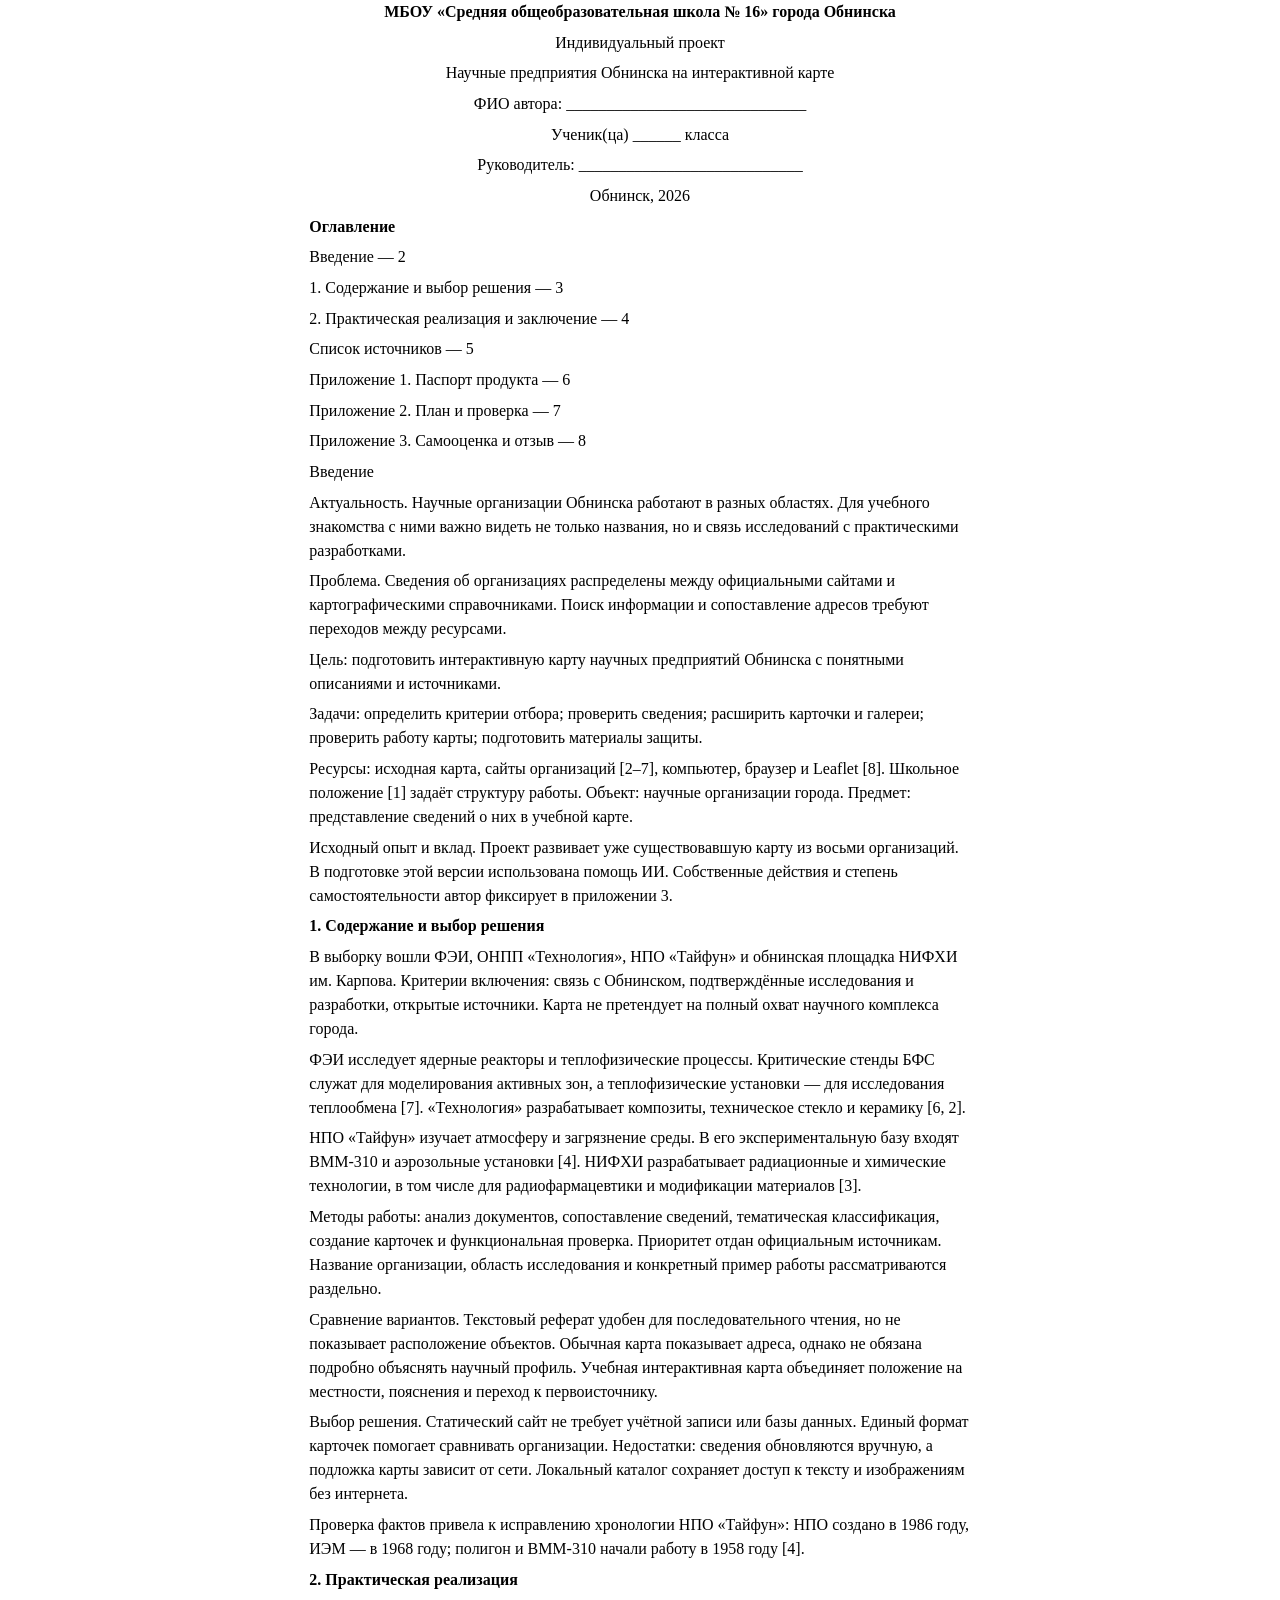
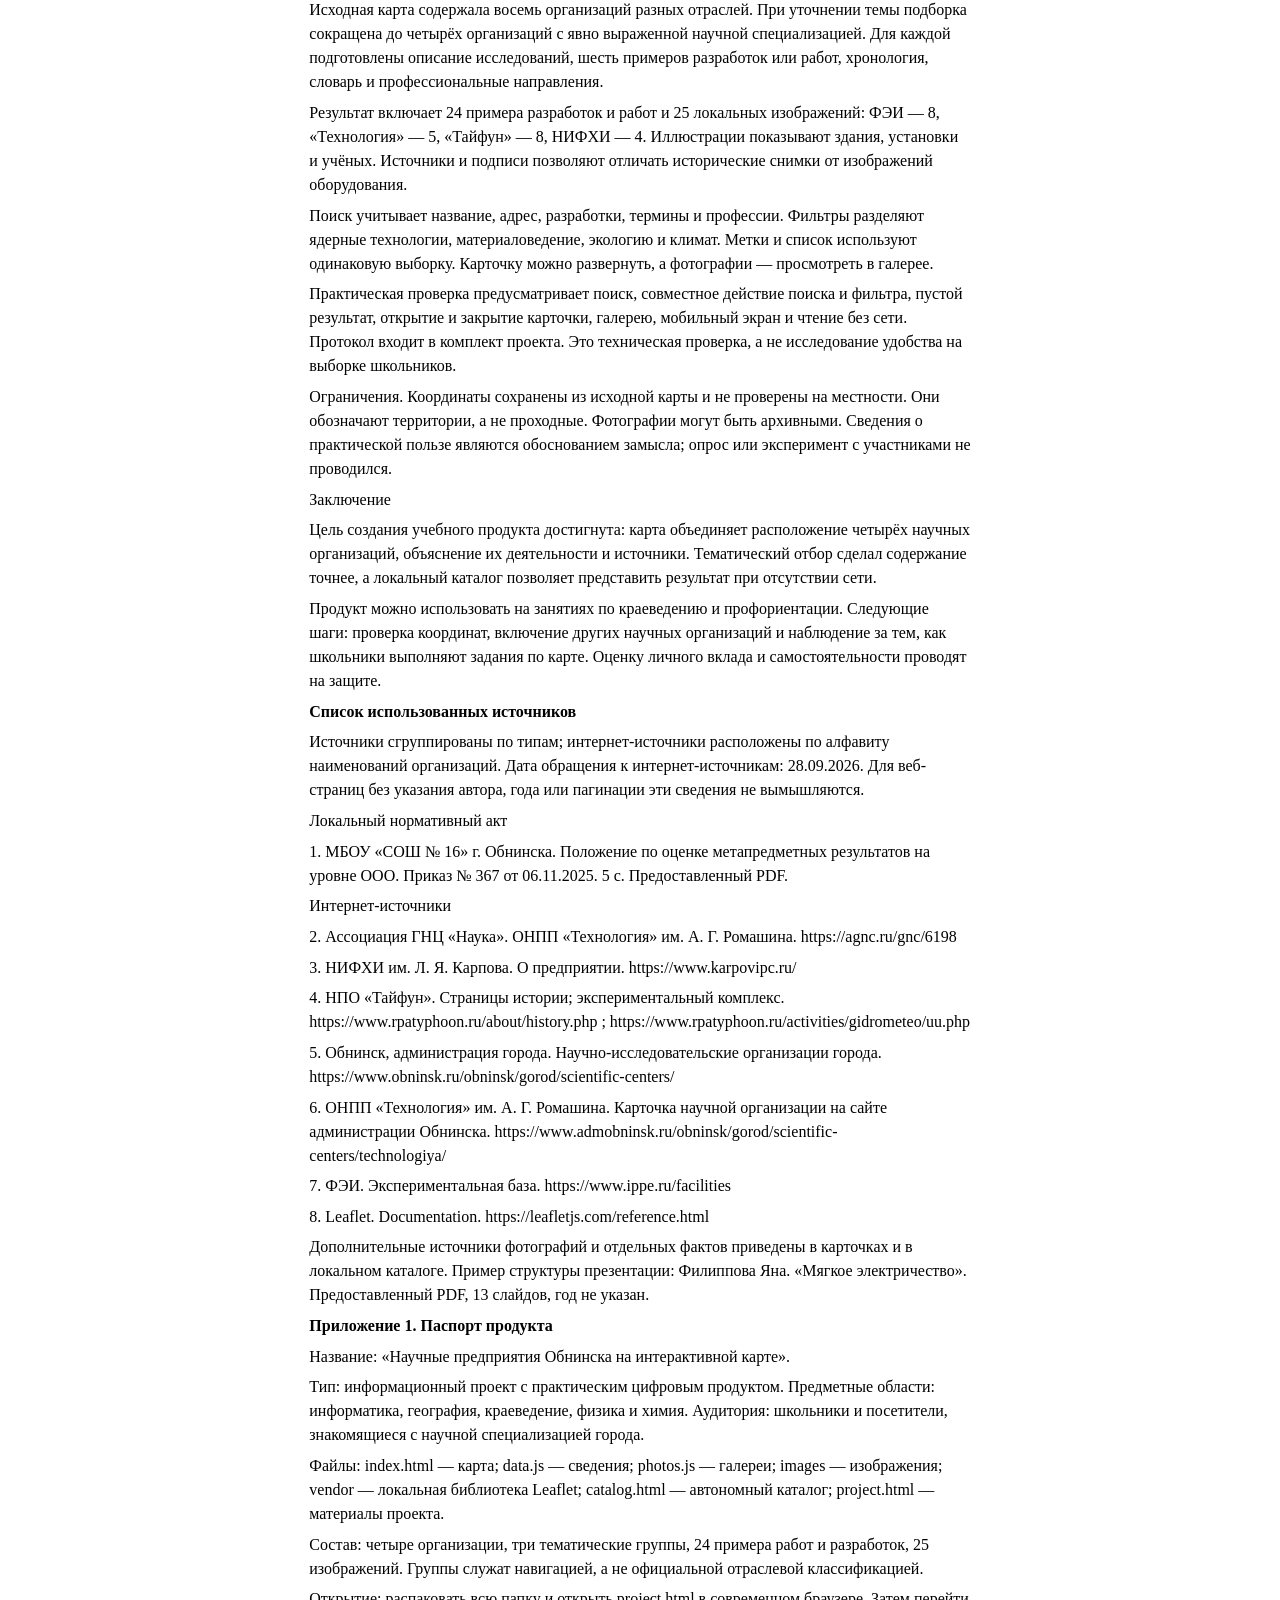
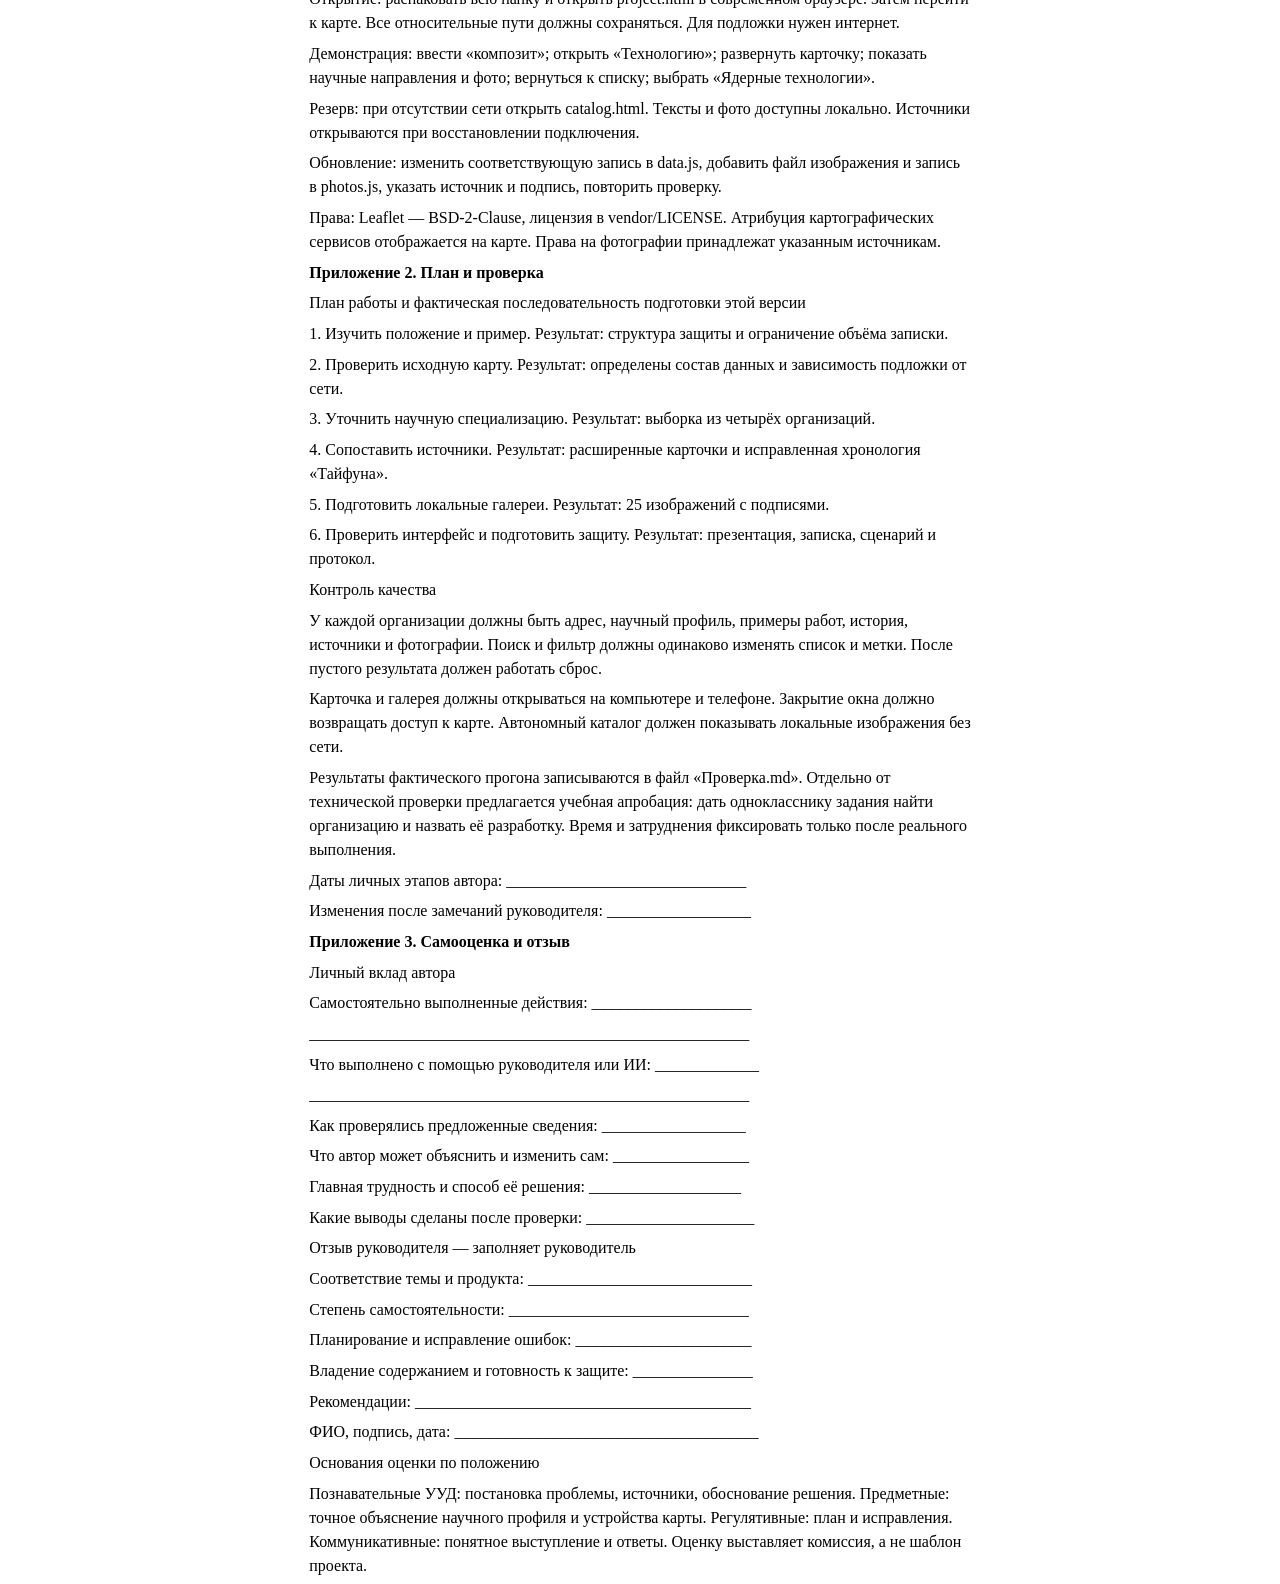
<file: output/Пояснительная_записка.html>
<!doctype html><html lang="ru"><meta charset="utf-8"><title>Пояснительная записка</title><style>@page{size:A4;margin:20mm 10mm 20mm 25mm}body{font:12pt/1.5 "Times New Roman";max-width:175mm;margin:auto}section{page-break-after:always}section:first-child{text-align:center}p{margin:0 0 5pt}section p:first-child{font-weight:bold}</style><section><p>МБОУ «Средняя общеобразовательная школа № 16» города Обнинска</p><p></p><p></p><p>Индивидуальный проект</p><p>Научные предприятия Обнинска на интерактивной карте</p><p></p><p></p><p>ФИО автора: ______________________________</p><p>Ученик(ца) ______ класса</p><p>Руководитель: ____________________________</p><p></p><p></p><p>Обнинск, 2026</p></section><section><p>Оглавление</p><p>Введение — 2</p><p>1. Содержание и выбор решения — 3</p><p>2. Практическая реализация и заключение — 4</p><p>Список источников — 5</p><p>Приложение 1. Паспорт продукта — 6</p><p>Приложение 2. План и проверка — 7</p><p>Приложение 3. Самооценка и отзыв — 8</p><p>Введение</p><p>Актуальность. Научные организации Обнинска работают в разных областях. Для учебного знакомства с ними важно видеть не только названия, но и связь исследований с практическими разработками.</p><p>Проблема. Сведения об организациях распределены между официальными сайтами и картографическими справочниками. Поиск информации и сопоставление адресов требуют переходов между ресурсами.</p><p>Цель: подготовить интерактивную карту научных предприятий Обнинска с понятными описаниями и источниками.</p><p>Задачи: определить критерии отбора; проверить сведения; расширить карточки и галереи; проверить работу карты; подготовить материалы защиты.</p><p>Ресурсы: исходная карта, сайты организаций [2–7], компьютер, браузер и Leaflet [8]. Школьное положение [1] задаёт структуру работы. Объект: научные организации города. Предмет: представление сведений о них в учебной карте.</p><p>Исходный опыт и вклад. Проект развивает уже существовавшую карту из восьми организаций. В подготовке этой версии использована помощь ИИ. Собственные действия и степень самостоятельности автор фиксирует в приложении 3.</p></section><section><p>1. Содержание и выбор решения</p><p>В выборку вошли ФЭИ, ОНПП «Технология», НПО «Тайфун» и обнинская площадка НИФХИ им. Карпова. Критерии включения: связь с Обнинском, подтверждённые исследования и разработки, открытые источники. Карта не претендует на полный охват научного комплекса города.</p><p>ФЭИ исследует ядерные реакторы и теплофизические процессы. Критические стенды БФС служат для моделирования активных зон, а теплофизические установки — для исследования теплообмена [7]. «Технология» разрабатывает композиты, техническое стекло и керамику [6, 2].</p><p>НПО «Тайфун» изучает атмосферу и загрязнение среды. В его экспериментальную базу входят ВММ-310 и аэрозольные установки [4]. НИФХИ разрабатывает радиационные и химические технологии, в том числе для радиофармацевтики и модификации материалов [3].</p><p>Методы работы: анализ документов, сопоставление сведений, тематическая классификация, создание карточек и функциональная проверка. Приоритет отдан официальным источникам. Название организации, область исследования и конкретный пример работы рассматриваются раздельно.</p><p>Сравнение вариантов. Текстовый реферат удобен для последовательного чтения, но не показывает расположение объектов. Обычная карта показывает адреса, однако не обязана подробно объяснять научный профиль. Учебная интерактивная карта объединяет положение на местности, пояснения и переход к первоисточнику.</p><p>Выбор решения. Статический сайт не требует учётной записи или базы данных. Единый формат карточек помогает сравнивать организации. Недостатки: сведения обновляются вручную, а подложка карты зависит от сети. Локальный каталог сохраняет доступ к тексту и изображениям без интернета.</p><p>Проверка фактов привела к исправлению хронологии НПО «Тайфун»: НПО создано в 1986 году, ИЭМ — в 1968 году; полигон и ВММ-310 начали работу в 1958 году [4].</p></section><section><p>2. Практическая реализация</p><p>Исходная карта содержала восемь организаций разных отраслей. При уточнении темы подборка сокращена до четырёх организаций с явно выраженной научной специализацией. Для каждой подготовлены описание исследований, шесть примеров разработок или работ, хронология, словарь и профессиональные направления.</p><p>Результат включает 24 примера разработок и работ и 25 локальных изображений: ФЭИ — 8, «Технология» — 5, «Тайфун» — 8, НИФХИ — 4. Иллюстрации показывают здания, установки и учёных. Источники и подписи позволяют отличать исторические снимки от изображений оборудования.</p><p>Поиск учитывает название, адрес, разработки, термины и профессии. Фильтры разделяют ядерные технологии, материаловедение, экологию и климат. Метки и список используют одинаковую выборку. Карточку можно развернуть, а фотографии — просмотреть в галерее.</p><p>Практическая проверка предусматривает поиск, совместное действие поиска и фильтра, пустой результат, открытие и закрытие карточки, галерею, мобильный экран и чтение без сети. Протокол входит в комплект проекта. Это техническая проверка, а не исследование удобства на выборке школьников.</p><p>Ограничения. Координаты сохранены из исходной карты и не проверены на местности. Они обозначают территории, а не проходные. Фотографии могут быть архивными. Сведения о практической пользе являются обоснованием замысла; опрос или эксперимент с участниками не проводился.</p><p>Заключение</p><p>Цель создания учебного продукта достигнута: карта объединяет расположение четырёх научных организаций, объяснение их деятельности и источники. Тематический отбор сделал содержание точнее, а локальный каталог позволяет представить результат при отсутствии сети.</p><p>Продукт можно использовать на занятиях по краеведению и профориентации. Следующие шаги: проверка координат, включение других научных организаций и наблюдение за тем, как школьники выполняют задания по карте. Оценку личного вклада и самостоятельности проводят на защите.</p></section><section><p>Список использованных источников</p><p>Источники сгруппированы по типам; интернет-источники расположены по алфавиту наименований организаций. Дата обращения к интернет-источникам: 28.09.2026. Для веб-страниц без указания автора, года или пагинации эти сведения не вымышляются.</p><p>Локальный нормативный акт</p><p>1. МБОУ «СОШ № 16» г. Обнинска. Положение по оценке метапредметных результатов на уровне ООО. Приказ № 367 от 06.11.2025. 5 с. Предоставленный PDF.</p><p>Интернет-источники</p><p>2. Ассоциация ГНЦ «Наука». ОНПП «Технология» им. А. Г. Ромашина. https://agnc.ru/gnc/6198</p><p>3. НИФХИ им. Л. Я. Карпова. О предприятии. https://www.karpovipc.ru/</p><p>4. НПО «Тайфун». Страницы истории; экспериментальный комплекс. https://www.rpatyphoon.ru/about/history.php ; https://www.rpatyphoon.ru/activities/gidrometeo/uu.php</p><p>5. Обнинск, администрация города. Научно-исследовательские организации города. https://www.obninsk.ru/obninsk/gorod/scientific-centers/</p><p>6. ОНПП «Технология» им. А. Г. Ромашина. Карточка научной организации на сайте администрации Обнинска. https://www.admobninsk.ru/obninsk/gorod/scientific-centers/technologiya/</p><p>7. ФЭИ. Экспериментальная база. https://www.ippe.ru/facilities</p><p>8. Leaflet. Documentation. https://leafletjs.com/reference.html</p><p>Дополнительные источники фотографий и отдельных фактов приведены в карточках и в локальном каталоге. Пример структуры презентации: Филиппова Яна. «Мягкое электричество». Предоставленный PDF, 13 слайдов, год не указан.</p></section><section><p>Приложение 1. Паспорт продукта</p><p>Название: «Научные предприятия Обнинска на интерактивной карте».</p><p>Тип: информационный проект с практическим цифровым продуктом. Предметные области: информатика, география, краеведение, физика и химия. Аудитория: школьники и посетители, знакомящиеся с научной специализацией города.</p><p>Файлы: index.html — карта; data.js — сведения; photos.js — галереи; images — изображения; vendor — локальная библиотека Leaflet; catalog.html — автономный каталог; project.html — материалы проекта.</p><p>Состав: четыре организации, три тематические группы, 24 примера работ и разработок, 25 изображений. Группы служат навигацией, а не официальной отраслевой классификацией.</p><p>Открытие: распаковать всю папку и открыть project.html в современном браузере. Затем перейти к карте. Все относительные пути должны сохраняться. Для подложки нужен интернет.</p><p>Демонстрация: ввести «композит»; открыть «Технологию»; развернуть карточку; показать научные направления и фото; вернуться к списку; выбрать «Ядерные технологии».</p><p>Резерв: при отсутствии сети открыть catalog.html. Тексты и фото доступны локально. Источники открываются при восстановлении подключения.</p><p>Обновление: изменить соответствующую запись в data.js, добавить файл изображения и запись в photos.js, указать источник и подпись, повторить проверку.</p><p>Права: Leaflet — BSD-2-Clause, лицензия в vendor/LICENSE. Атрибуция картографических сервисов отображается на карте. Права на фотографии принадлежат указанным источникам.</p></section><section><p>Приложение 2. План и проверка</p><p>План работы и фактическая последовательность подготовки этой версии</p><p>1. Изучить положение и пример. Результат: структура защиты и ограничение объёма записки.</p><p>2. Проверить исходную карту. Результат: определены состав данных и зависимость подложки от сети.</p><p>3. Уточнить научную специализацию. Результат: выборка из четырёх организаций.</p><p>4. Сопоставить источники. Результат: расширенные карточки и исправленная хронология «Тайфуна».</p><p>5. Подготовить локальные галереи. Результат: 25 изображений с подписями.</p><p>6. Проверить интерфейс и подготовить защиту. Результат: презентация, записка, сценарий и протокол.</p><p>Контроль качества</p><p>У каждой организации должны быть адрес, научный профиль, примеры работ, история, источники и фотографии. Поиск и фильтр должны одинаково изменять список и метки. После пустого результата должен работать сброс.</p><p>Карточка и галерея должны открываться на компьютере и телефоне. Закрытие окна должно возвращать доступ к карте. Автономный каталог должен показывать локальные изображения без сети.</p><p>Результаты фактического прогона записываются в файл «Проверка.md». Отдельно от технической проверки предлагается учебная апробация: дать однокласснику задания найти организацию и назвать её разработку. Время и затруднения фиксировать только после реального выполнения.</p><p>Даты личных этапов автора: ______________________________</p><p>Изменения после замечаний руководителя: __________________</p></section><section><p>Приложение 3. Самооценка и отзыв</p><p>Личный вклад автора</p><p>Самостоятельно выполненные действия: ____________________</p><p>_______________________________________________________</p><p>Что выполнено с помощью руководителя или ИИ: _____________</p><p>_______________________________________________________</p><p>Как проверялись предложенные сведения: __________________</p><p>Что автор может объяснить и изменить сам: _________________</p><p>Главная трудность и способ её решения: ___________________</p><p>Какие выводы сделаны после проверки: _____________________</p><p>Отзыв руководителя — заполняет руководитель</p><p>Соответствие темы и продукта: ____________________________</p><p>Степень самостоятельности: ______________________________</p><p>Планирование и исправление ошибок: ______________________</p><p>Владение содержанием и готовность к защите: _______________</p><p>Рекомендации: __________________________________________</p><p>ФИО, подпись, дата: ______________________________________</p><p>Основания оценки по положению</p><p>Познавательные УУД: постановка проблемы, источники, обоснование решения. Предметные: точное объяснение научного профиля и устройства карты. Регулятивные: план и исправления. Коммуникативные: понятное выступление и ответы. Оценку выставляет комиссия, а не шаблон проекта.</p></section></html>
</file>
<file: project.css>
@import url('https://fonts.googleapis.com/css2?family=Manrope:wght@400;500;600;700;800&display=swap');
:root{font-family:Manrope,Arial,sans-serif;color:#161d19;background:#f6faf7;--primary:#006a57;--primary-container:#a4f2d5;--surface:#f6faf7;--surface-container:#edf3ee;--surface-high:#e5ede7;--outline:#bfcec3;--muted:#41534a}
*{box-sizing:border-box}html{scroll-behavior:smooth}body{margin:0;font-size:16px;line-height:1.7}a{color:var(--primary);text-underline-offset:3px}a:focus-visible{outline:3px solid var(--primary);outline-offset:3px;border-radius:4px}
header{min-height:76px;display:flex;align-items:center;gap:10px;flex-wrap:wrap;padding:12px max(24px,calc((100vw - 1100px)/2));background:var(--surface);border-bottom:1px solid var(--outline)}
header a{color:var(--muted);font-size:14px;font-weight:700;text-decoration:none;padding:10px 15px;border-radius:100px}header a:hover{background:var(--surface-high);color:#161d19}
main{max-width:1100px;margin:auto;padding:44px 28px 100px}main>p:first-child{color:var(--primary);font-size:13px;font-weight:800;letter-spacing:1px;text-transform:uppercase}
h1,h2,h3{line-height:1.18;letter-spacing:-.025em}h1{font-size:clamp(36px,5vw,60px);max-width:940px;margin:12px 0 24px}h2{font-size:clamp(26px,3vw,34px);margin:48px 0 16px}h3{font-size:21px;margin:34px 0 12px}p{max-width:850px;margin:0 0 18px}.lead{font-size:clamp(19px,2.3vw,24px);line-height:1.5;color:var(--muted)}
.action{display:inline-flex;align-items:center;min-height:44px;background:var(--primary);color:white;padding:10px 24px;margin:8px 10px 8px 0;border-radius:100px;text-decoration:none;font-weight:700;box-shadow:0 3px 10px #172d201c}.action:hover{background:#005443}
main>nav{display:flex;flex-wrap:wrap;gap:8px;margin:28px 0 36px}main>nav a{display:inline-flex;align-items:center;padding:7px 14px;min-height:36px;border:1px solid #70877a;border-radius:8px;text-decoration:none;font-size:13px;font-weight:700;background:var(--surface)}main>nav a:hover{background:#cce8db}
section{scroll-margin-top:30px;border-top:1px solid var(--outline);padding:26px 0 10px}section>h2{margin-top:0}section>p:first-of-type{font-size:18px;color:var(--muted)}ul,ol{padding-left:24px;max-width:900px}li{margin:8px 0}dl{display:grid;grid-template-columns:minmax(150px,230px) minmax(0,1fr);gap:0 20px;max-width:900px}dt,dd{padding:13px 0;border-bottom:1px solid var(--outline)}dt{font-weight:800;color:var(--primary)}dd{margin:0;color:var(--muted)}
.photos{display:grid;grid-template-columns:repeat(auto-fit,minmax(220px,1fr));gap:16px;margin:22px 0}.photos figure{margin:0;background:var(--surface-container);border-radius:20px;overflow:hidden;border:1px solid var(--outline)}.photos img{display:block;width:100%;height:180px;object-fit:cover}.photos figcaption{padding:14px;font-size:12px;line-height:1.5;color:var(--muted);overflow-wrap:anywhere}
small{color:var(--muted)}table{width:100%;border-collapse:collapse}td,th{text-align:left;padding:12px;border-bottom:1px solid var(--outline)}
@media(max-width:700px){header{padding:10px 12px;gap:2px}header a{padding:8px 10px;font-size:12px}main{padding:26px 18px 70px}dl{display:block}dt{border-bottom:0;padding-bottom:0}dd{padding-top:2px}}
@media print{header,.action{display:none}body{background:white}main{padding:0}.photos{grid-template-columns:repeat(3,1fr)}section{break-before:page}}
</file>
